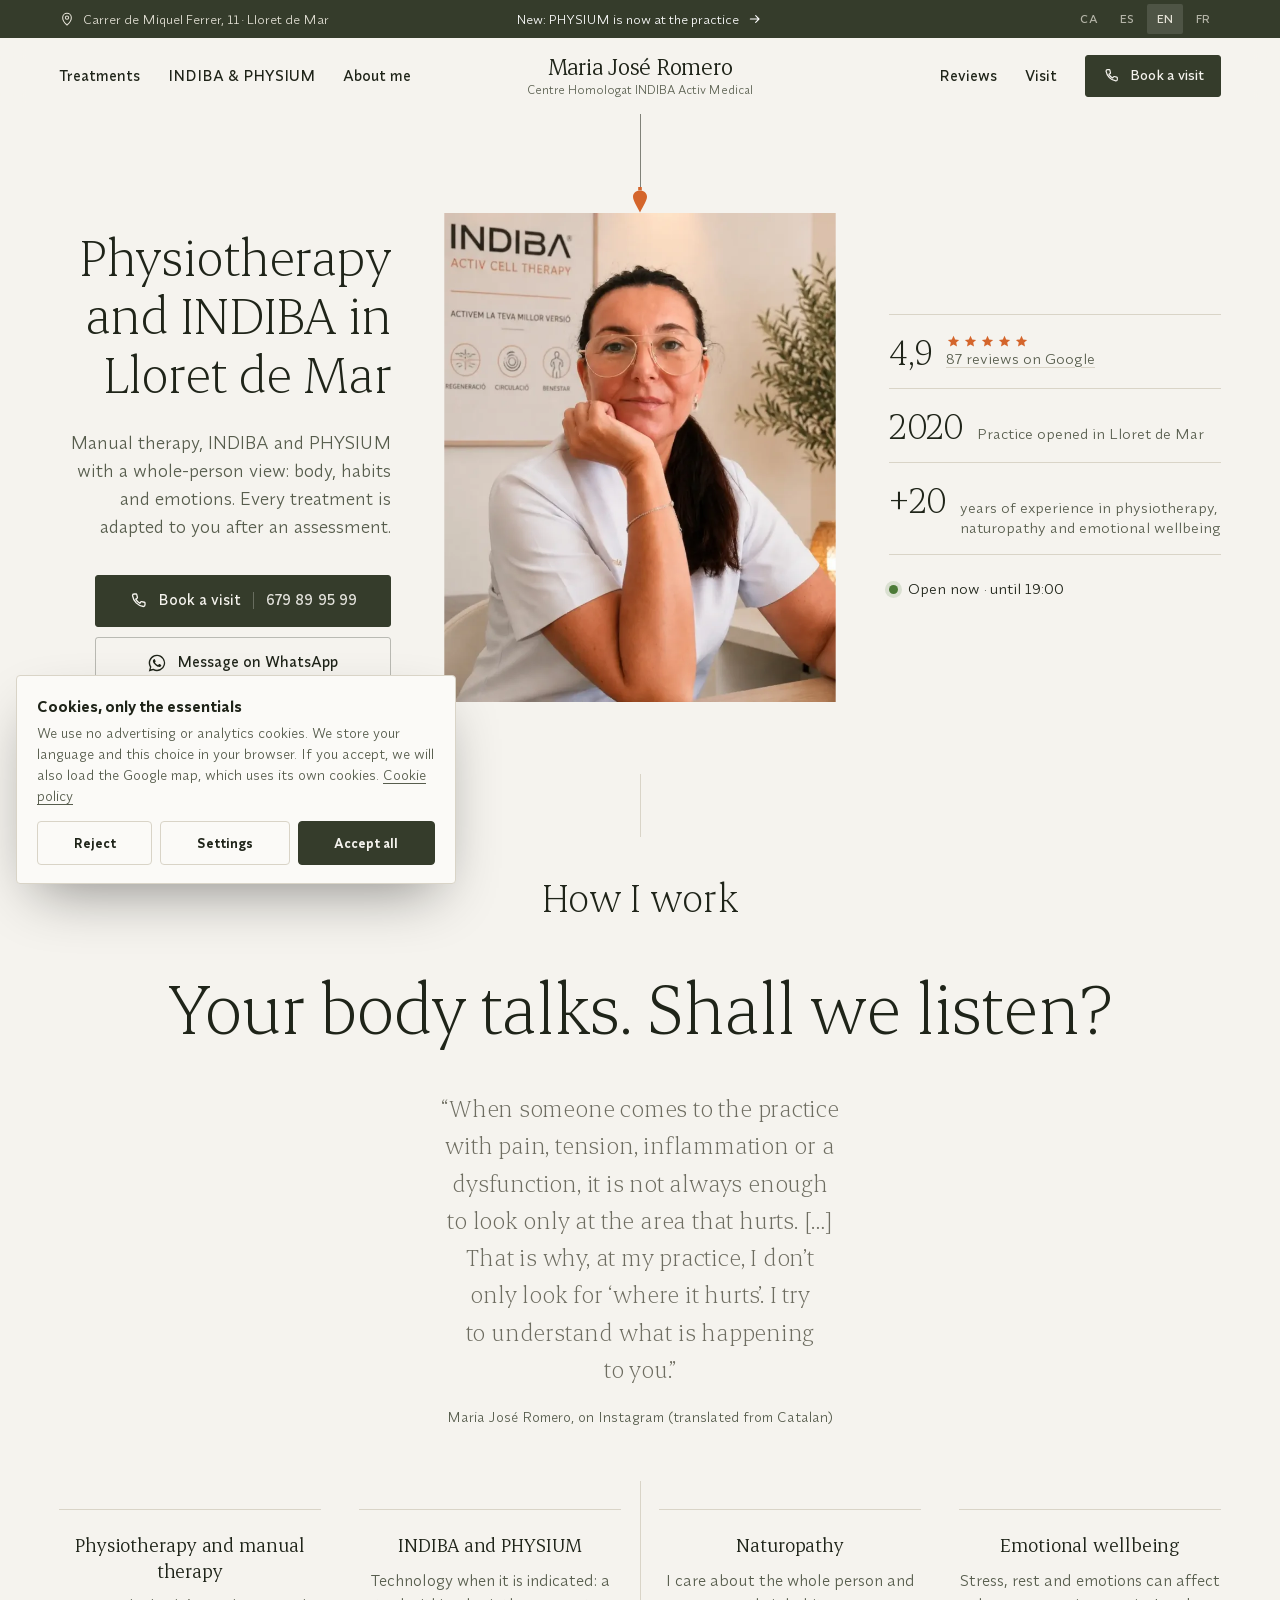
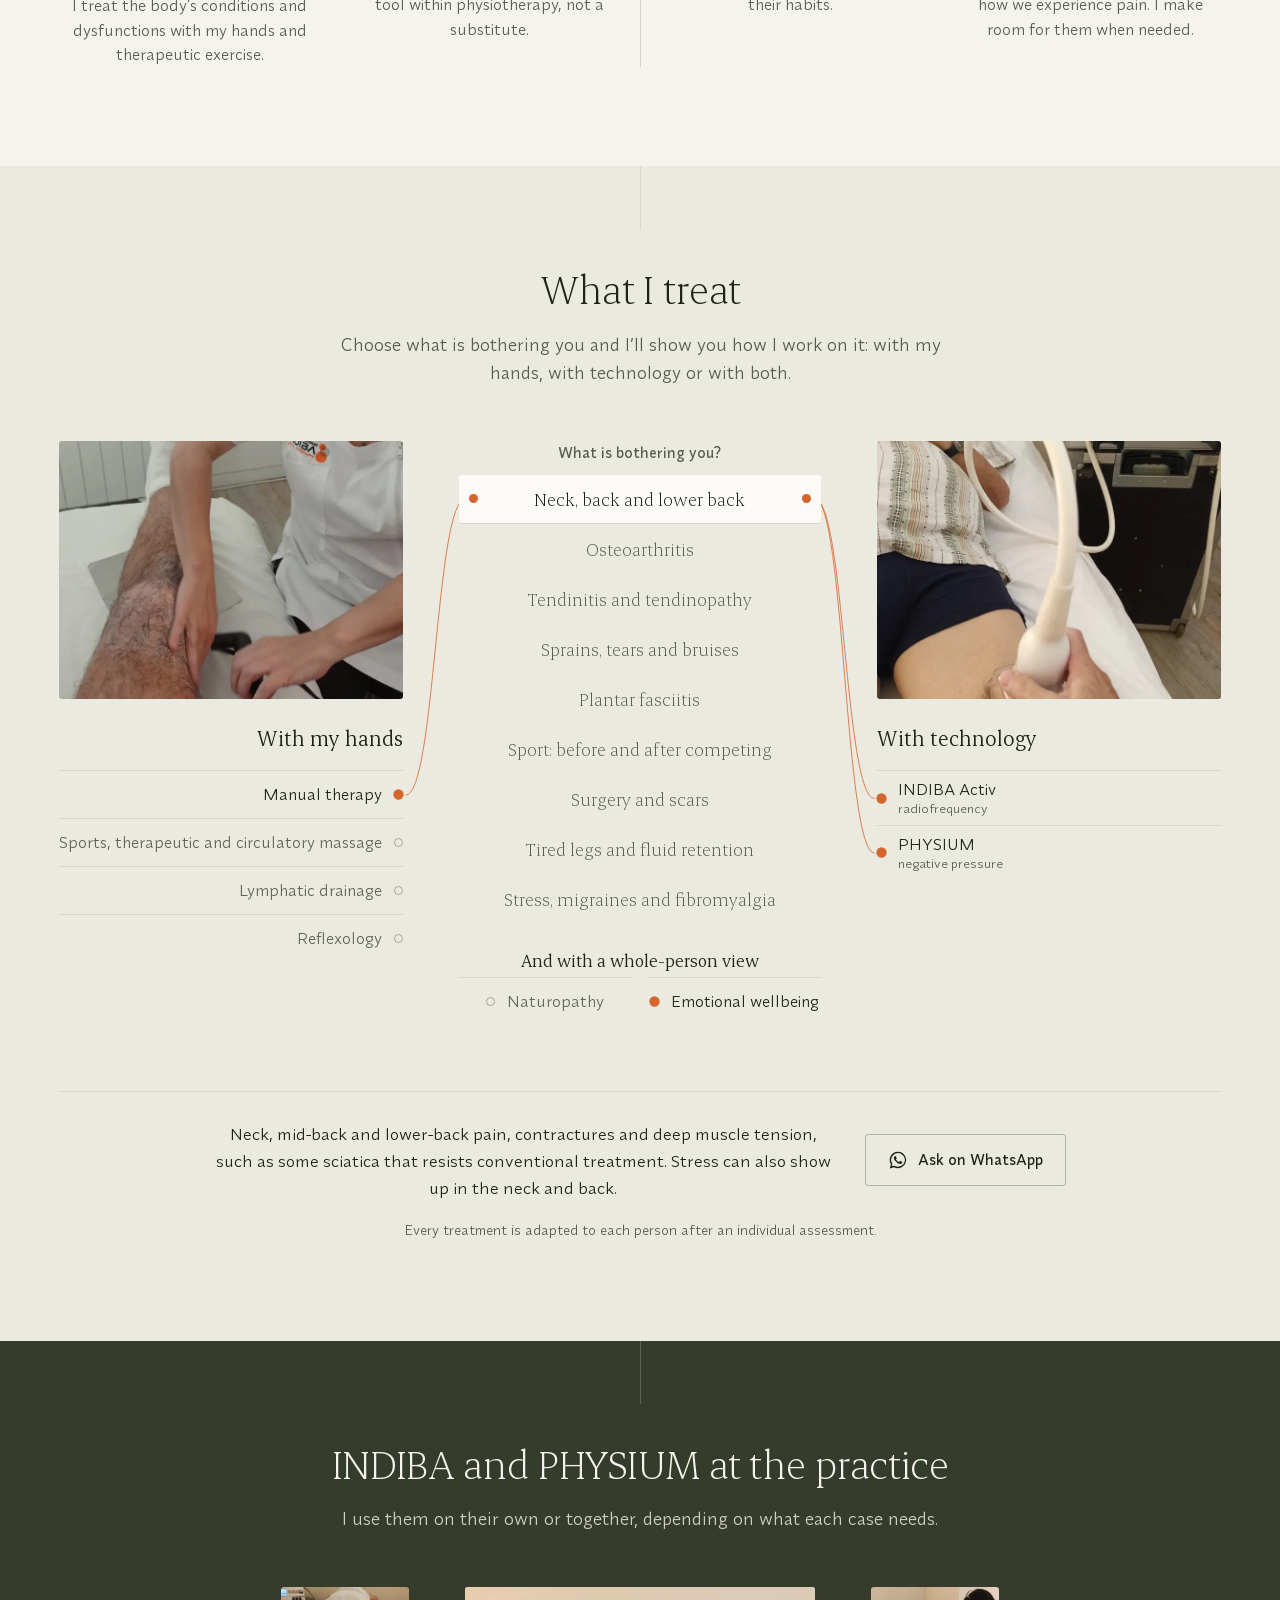
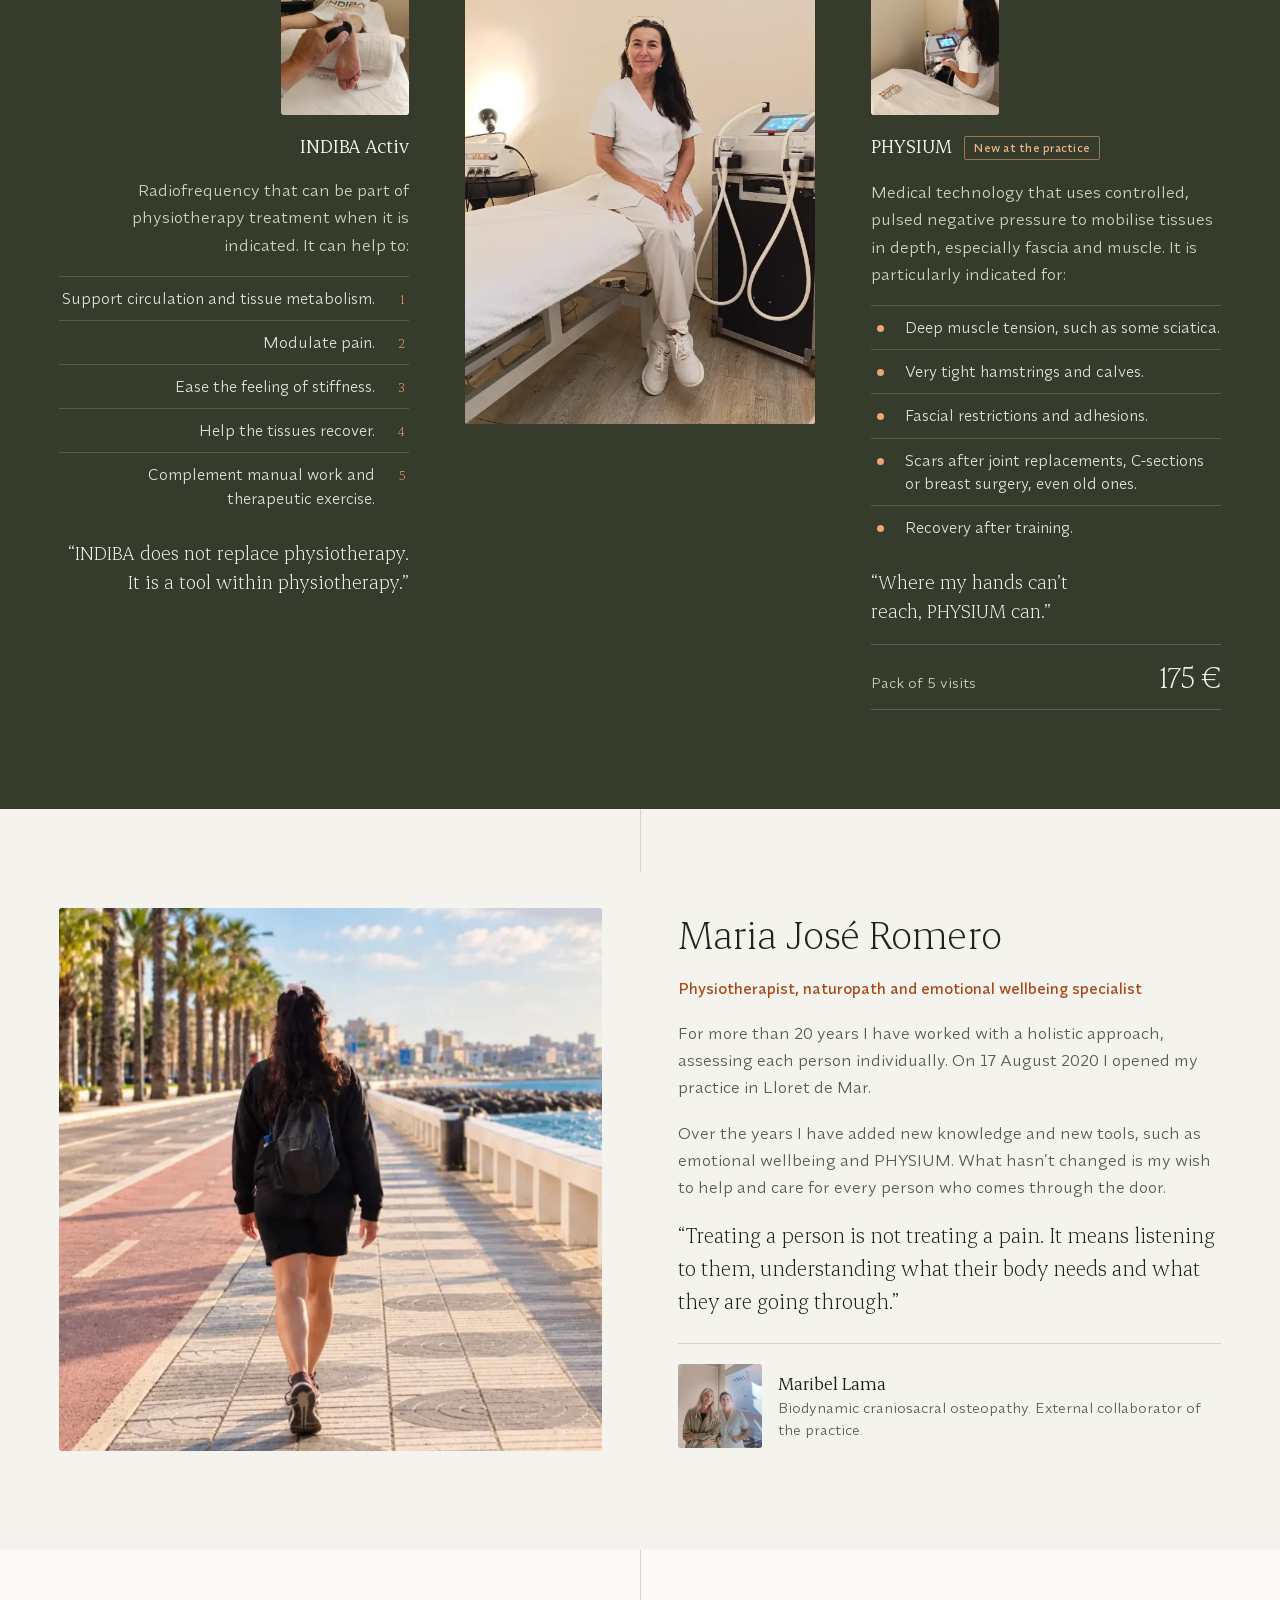
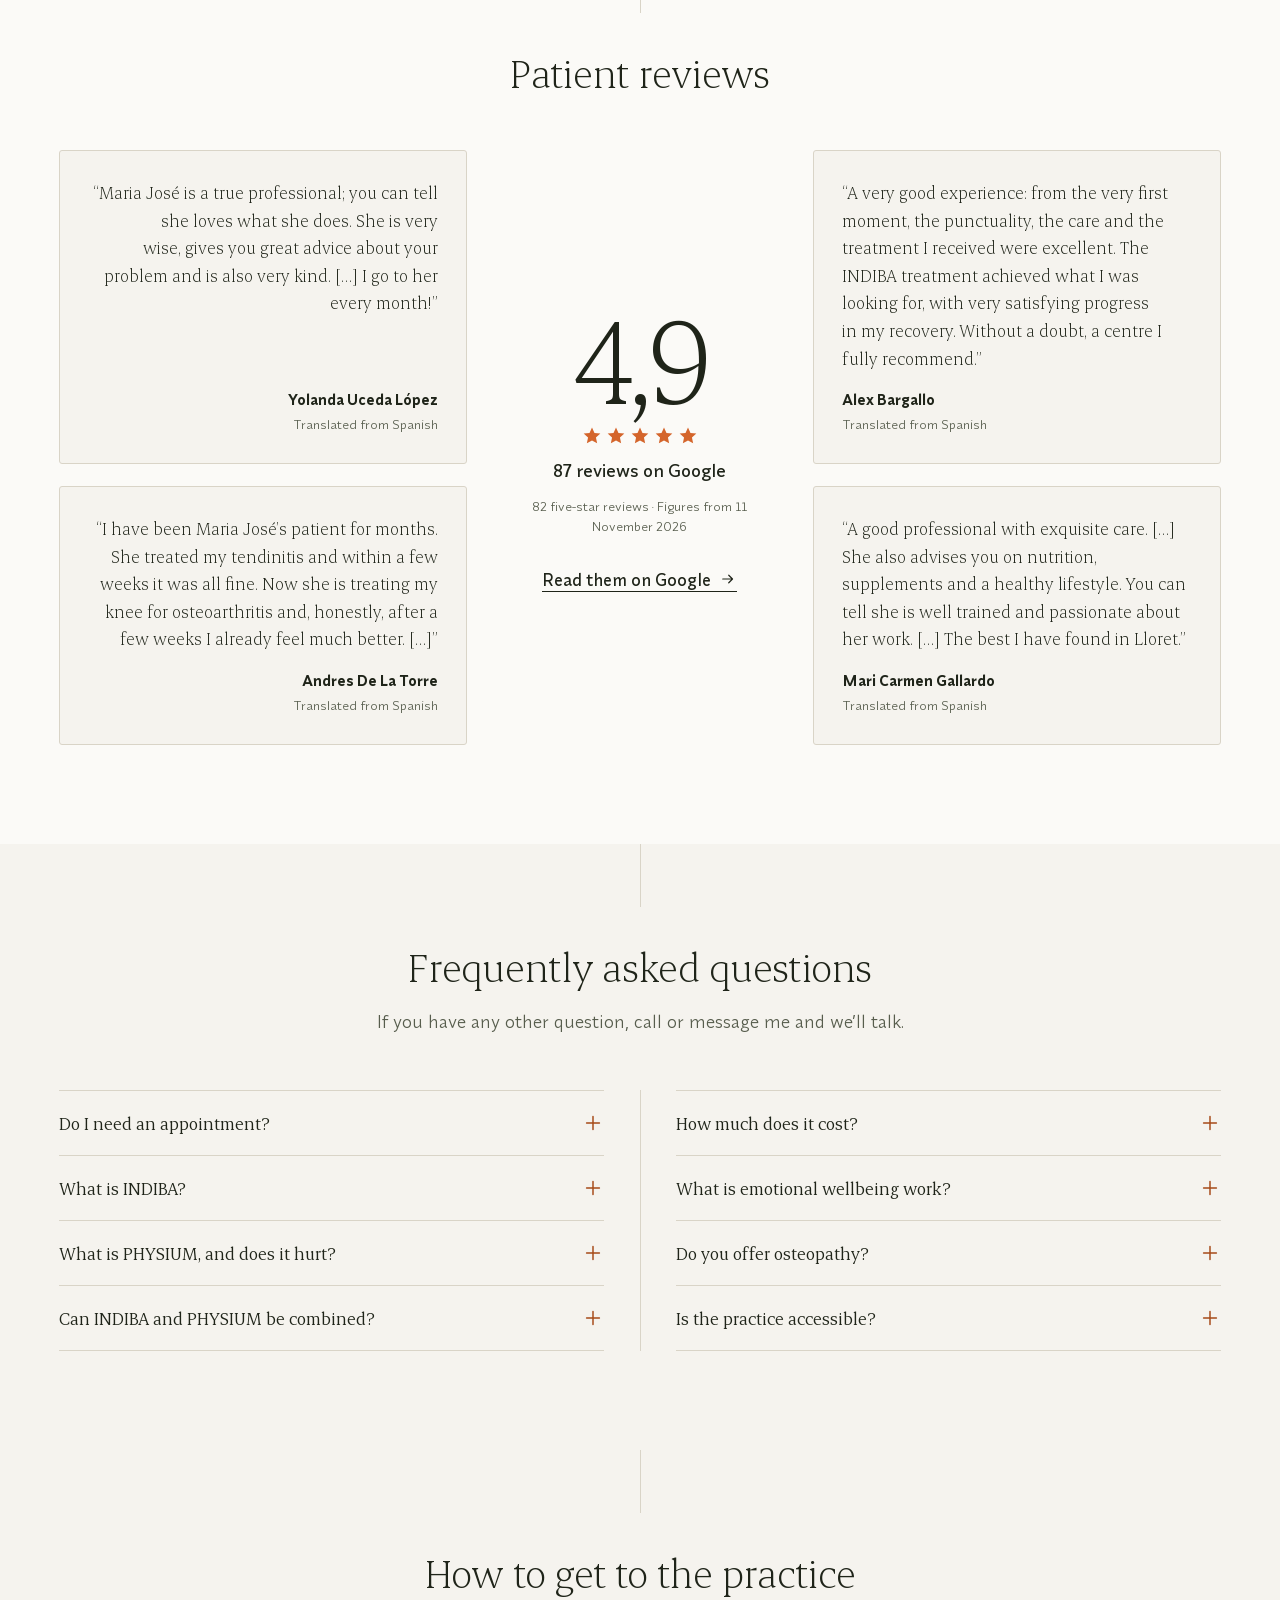
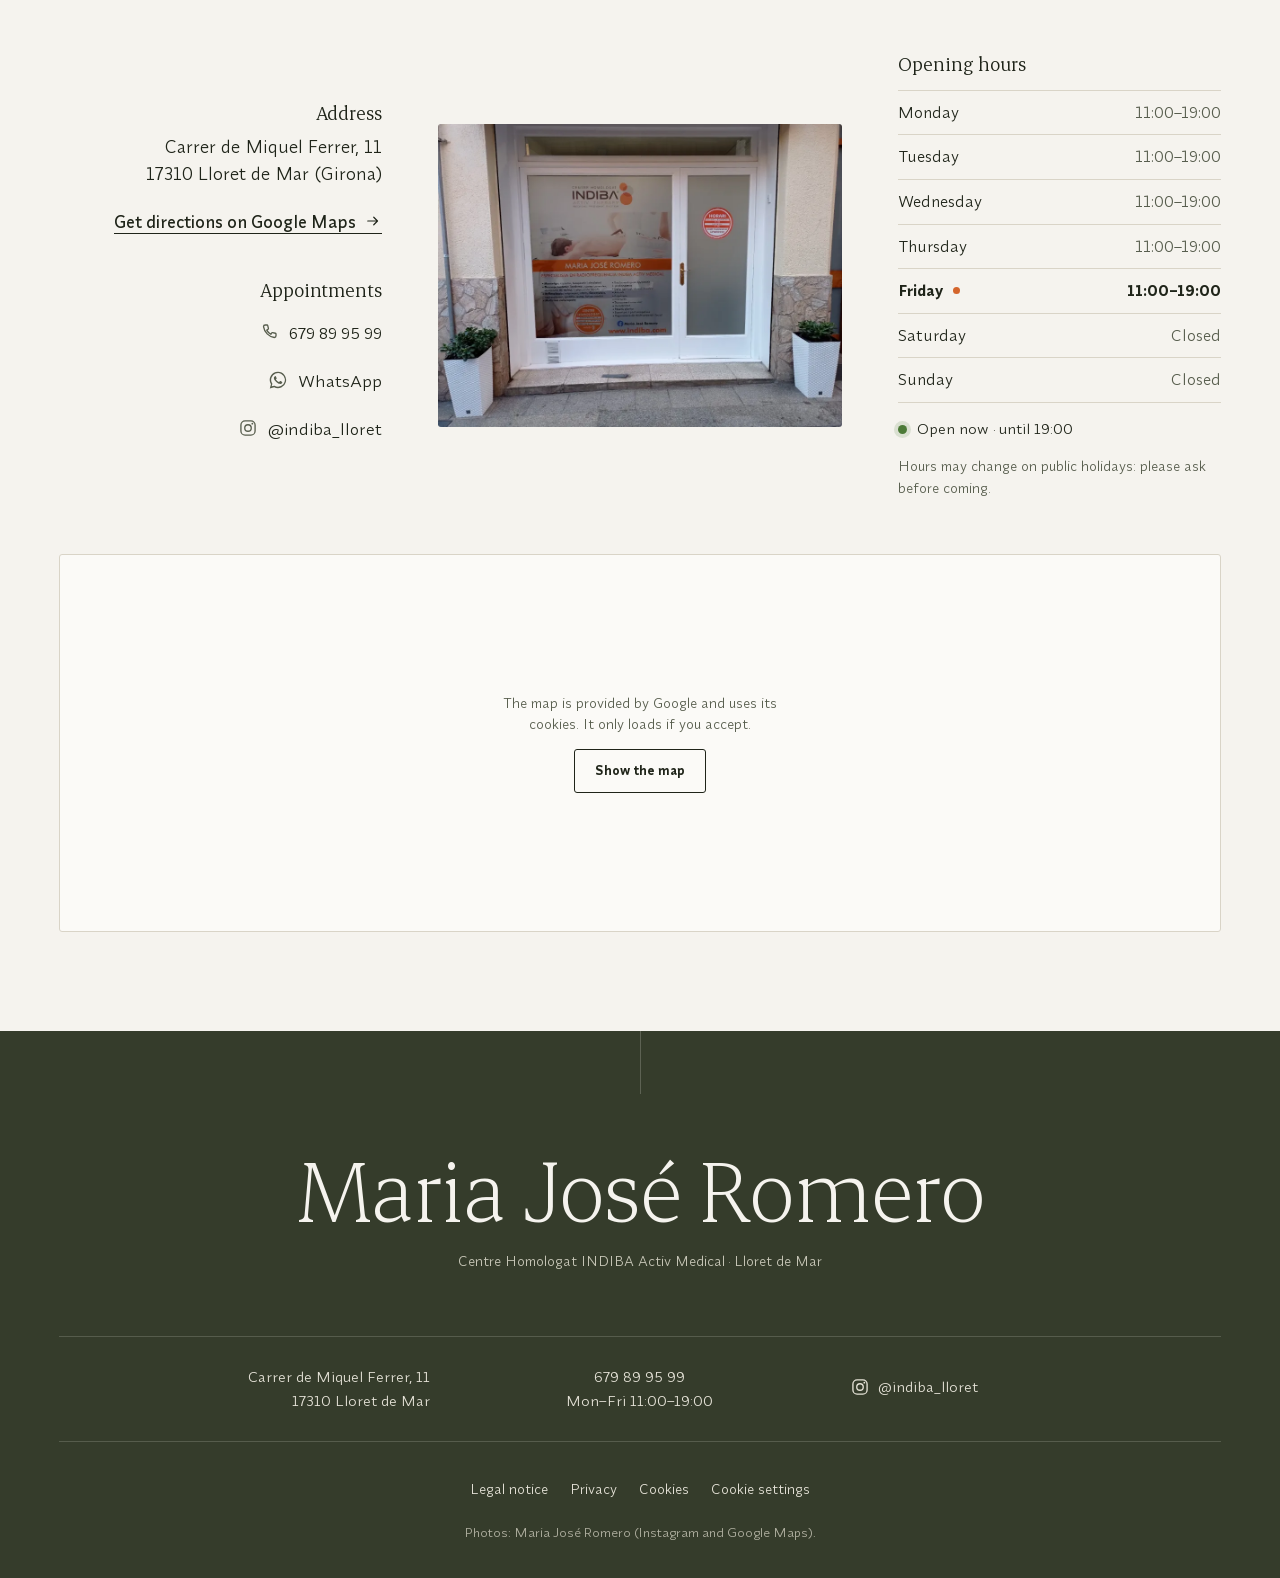
<file: index.html>
<!doctype html>
<html lang="ca">
<head>
<meta charset="utf-8">
<meta name="viewport" content="width=device-width, initial-scale=1, viewport-fit=cover">
<title>Fisioteràpia i INDIBA a Lloret de Mar · Maria José Romero</title>
<meta name="description" content="Centre Homologat INDIBA Activ Medical a Lloret de Mar. Fisioteràpia i teràpia manual, INDIBA, PHYSIUM, naturopatia i gestió emocional amb Maria José Romero. Cita prèvia: 679 89 95 99.">
<meta name="theme-color" content="#f5f3ee">
<link rel="canonical" href="https://mariovalentinopavel.github.io/indiba-lloret/">
<link rel="icon" href="favicon.svg" type="image/svg+xml">
<link rel="apple-touch-icon" href="assets/apple-touch-icon.png">
<link rel="alternate" hreflang="ca" href="https://mariovalentinopavel.github.io/indiba-lloret/?lang=ca">
<link rel="alternate" hreflang="es" href="https://mariovalentinopavel.github.io/indiba-lloret/?lang=es">
<link rel="alternate" hreflang="en" href="https://mariovalentinopavel.github.io/indiba-lloret/?lang=en">
<link rel="alternate" hreflang="fr" href="https://mariovalentinopavel.github.io/indiba-lloret/?lang=fr">
<link rel="alternate" hreflang="x-default" href="https://mariovalentinopavel.github.io/indiba-lloret/">
<meta property="og:type" content="website">
<meta property="og:locale" content="ca_ES">
<meta property="og:title" content="Fisioteràpia i INDIBA a Lloret de Mar · Maria José Romero">
<meta property="og:description" content="Teràpia manual, INDIBA Activ i PHYSIUM amb una mirada global. Carrer de Miquel Ferrer, 11, Lloret de Mar. Cita prèvia: 679 89 95 99.">
<meta property="og:image" content="https://mariovalentinopavel.github.io/indiba-lloret/assets/img/og-1200.jpg">
<meta property="og:image:width" content="1200">
<meta property="og:image:height" content="630">
<meta name="twitter:card" content="summary_large_image">
<link rel="preload" as="image" type="image/webp" href="assets/img/retrat-1152.webp" imagesrcset="assets/img/retrat-720.webp 720w, assets/img/retrat-1152.webp 1152w" imagesizes="(max-width: 860px) 92vw, 30vw">
<link rel="preload" href="assets/fonts/erode-300-normal.woff2" as="font" type="font/woff2" crossorigin>
<link rel="preload" href="assets/fonts/synonym-400-normal.woff2" as="font" type="font/woff2" crossorigin>
<script>document.documentElement.classList.add('js');setTimeout(function(){document.documentElement.classList.add('ready')},2600)</script>
<link rel="stylesheet" href="css/fonts.css?v=1">
<link rel="stylesheet" href="css/style.css?v=1">
<link rel="stylesheet" href="css/legal.css?v=1">
<script type="application/ld+json">
{"@context":"https://schema.org","@type":"Physiotherapy","name":"Centre Homologat Indiba Activ Medical · Maria José Romero","description":"Fisioteràpia i teràpia manual, INDIBA Activ, PHYSIUM, naturopatia i gestió emocional a Lloret de Mar.","url":"https://mariovalentinopavel.github.io/indiba-lloret/","image":"https://mariovalentinopavel.github.io/indiba-lloret/assets/img/retrat-1152.webp","telephone":"+34 679 89 95 99","address":{"@type":"PostalAddress","streetAddress":"Carrer de Miquel Ferrer, 11","postalCode":"17310","addressLocality":"Lloret de Mar","addressRegion":"Girona","addressCountry":"ES"},"geo":{"@type":"GeoCoordinates","latitude":41.6999463,"longitude":2.8472023},"openingHoursSpecification":[{"@type":"OpeningHoursSpecification","dayOfWeek":["Monday","Tuesday","Wednesday","Thursday","Friday"],"opens":"11:00","closes":"19:00"}],"isAccessibleForFree":false,"sameAs":["https://www.instagram.com/indiba_lloret/"]}
</script>
</head>
<body>
<svg width="0" height="0" style="position:absolute" aria-hidden="true" focusable="false">
  <symbol id="i-arrow" viewBox="0 0 24 24"><path d="M5 12h13m-5-5 5 5-5 5" fill="none" stroke="currentColor" stroke-width="1.6" stroke-linecap="round" stroke-linejoin="round"/></symbol>
  <symbol id="i-tel" viewBox="0 0 24 24"><path d="M7.4 3.6h2.2c.4 0 .8.3.9.7l.8 3.4c.1.4-.1.8-.4 1l-1.6 1.1a11.5 11.5 0 0 0 4.9 4.9l1.1-1.6c.2-.3.6-.5 1-.4l3.4.8c.4.1.7.5.7.9v2.2c0 1.1-.9 2-2 2A15.6 15.6 0 0 1 5.4 5.6c0-1.1.9-2 2-2Z" fill="none" stroke="currentColor" stroke-width="1.6" stroke-linejoin="round"/></symbol>
  <symbol id="i-wa" viewBox="0 0 24 24"><path fill="currentColor" d="M12.04 2a9.9 9.9 0 0 0-8.5 15l-1.4 5.1 5.24-1.37A9.9 9.9 0 1 0 12.04 2Zm0 18.13a8.2 8.2 0 0 1-4.2-1.15l-.3-.18-3.1.82.83-3.03-.2-.31a8.23 8.23 0 1 1 6.97 3.85Zm4.52-6.16c-.25-.12-1.47-.72-1.7-.8-.23-.09-.39-.13-.56.12-.16.25-.64.8-.79.97-.14.16-.29.18-.54.06a6.73 6.73 0 0 1-1.98-1.22 7.43 7.43 0 0 1-1.37-1.7c-.14-.25 0-.38.11-.5.11-.12.25-.29.37-.44.13-.14.17-.25.25-.41.08-.17.04-.31-.02-.44-.06-.12-.56-1.34-.76-1.84-.2-.48-.4-.42-.56-.42h-.48a.92.92 0 0 0-.66.31 2.79 2.79 0 0 0-.87 2.07 4.84 4.84 0 0 0 1.02 2.57 11.1 11.1 0 0 0 4.24 3.75c.59.26 1.06.41 1.42.52.6.19 1.14.16 1.57.1.48-.07 1.47-.6 1.68-1.18.21-.58.21-1.08.14-1.18-.06-.1-.22-.17-.47-.29Z"/></symbol>
  <symbol id="i-ig" viewBox="0 0 24 24"><rect x="3.5" y="3.5" width="17" height="17" rx="5" fill="none" stroke="currentColor" stroke-width="1.6"/><circle cx="12" cy="12" r="3.9" fill="none" stroke="currentColor" stroke-width="1.6"/><circle cx="17.2" cy="6.8" r="1.1" fill="currentColor"/></symbol>
  <symbol id="i-pin" viewBox="0 0 24 24"><path d="M12 21s-6.5-5.6-6.5-11a6.5 6.5 0 0 1 13 0c0 5.4-6.5 11-6.5 11Z" fill="none" stroke="currentColor" stroke-width="1.6" stroke-linejoin="round"/><circle cx="12" cy="10" r="2.4" fill="none" stroke="currentColor" stroke-width="1.6"/></symbol>
  <symbol id="i-close" viewBox="0 0 24 24"><path d="M6 6l12 12M18 6 6 18" fill="none" stroke="currentColor" stroke-width="1.6" stroke-linecap="round"/></symbol>
  <symbol id="i-menu" viewBox="0 0 24 24"><path d="M4 9h16M4 15h16" fill="none" stroke="currentColor" stroke-width="1.6" stroke-linecap="round"/></symbol>
  <symbol id="i-plus" viewBox="0 0 24 24"><path d="M12 5v14M5 12h14" fill="none" stroke="currentColor" stroke-width="1.6" stroke-linecap="round"/></symbol>
  <symbol id="i-star" viewBox="0 0 24 24"><path fill="currentColor" d="m12 2.8 2.7 5.9 6.4.7-4.8 4.3 1.3 6.3L12 16.8 6.4 20l1.3-6.3L2.9 9.4l6.4-.7Z"/></symbol>
  <symbol id="i-bob" viewBox="0 0 16 26"><path fill="currentColor" d="M6.2 0h3.6v3.2h-3.6Z"/><path fill="currentColor" d="M8 3.6c4 0 7 2.6 7 6.2 0 3.4-3.6 9.2-7 15.8C4.6 19 1 13.2 1 9.8 1 6.2 4 3.6 8 3.6Z"/></symbol>
</svg>

<a class="skip" href="#main" data-i18n="skip">Salta al contingut</a>

<div class="topbar">
  <div class="topbar-in">
    <p class="tb-l"><svg class="ic" aria-hidden="true"><use href="#i-pin"/></svg><span>Carrer de Miquel Ferrer, 11 · Lloret de Mar</span></p>
    <a class="tb-c" href="#tecnologia"><span data-i18n="news">Novetat: PHYSIUM ja és a la consulta</span><svg class="ic" aria-hidden="true"><use href="#i-arrow"/></svg></a>
    <div class="langs tb-r" role="group" aria-label="Idioma" data-i18n-attr="aria-label:langL"><button type="button" data-lang="ca">CA</button><button type="button" data-lang="es">ES</button><button type="button" data-lang="en">EN</button><button type="button" data-lang="fr">FR</button></div>
  </div>
</div>

<header class="head" id="head">
  <button class="menu-btn" type="button" aria-expanded="false" aria-controls="menu"><svg class="ic" aria-hidden="true"><use href="#i-menu"/></svg><span class="sr" data-i18n="menuOpen">Obre el menú</span></button>
  <nav class="nav nav-l" aria-label="Seccions" data-i18n-attr="aria-label:navL">
    <a href="#tractaments" data-i18n="n1">Tractaments</a>
    <a href="#tecnologia" data-i18n="n2">INDIBA i PHYSIUM</a>
    <a href="#sobre-mi" data-i18n="n3">Sobre mi</a>
  </nav>
  <a class="brand" href="#inici" aria-label="Maria José Romero, inici" data-i18n-attr="aria-label:brandL">
    <span class="brand-n">Maria José Romero</span>
    <span class="brand-s">Centre Homologat INDIBA Activ Medical</span>
  </a>
  <div class="nav nav-r">
    <a href="#opinions" data-i18n="n4">Opinions</a>
    <a href="#visita" data-i18n="n5">Visita</a>
    <a class="btn btn-main btn-s" href="tel:+34679899599"><svg class="ic" aria-hidden="true"><use href="#i-tel"/></svg><span data-i18n="cta">Demana hora</span></a>
  </div>
  <a class="call-btn" href="tel:+34679899599"><svg class="ic" aria-hidden="true"><use href="#i-tel"/></svg><span class="sr" data-i18n="callL">Truca al 679 89 95 99</span></a>
</header>

<div class="menu" id="menu" hidden>
  <nav class="menu-in" aria-label="Menú" data-i18n-attr="aria-label:menuL">
    <a href="#tractaments" data-i18n="n1">Tractaments</a>
    <a href="#tecnologia" data-i18n="n2">INDIBA i PHYSIUM</a>
    <a href="#sobre-mi" data-i18n="n3">Sobre mi</a>
    <a href="#opinions" data-i18n="n4">Opinions</a>
    <a href="#preguntes" data-i18n="n6">Preguntes</a>
    <a href="#visita" data-i18n="n5">Visita</a>
  </nav>
  <div class="menu-foot">
    <p class="status js-status"><i class="dot" aria-hidden="true"></i><span class="js-status-t">Dl–dv 11:00–19:00</span></p>
    <div class="langs" role="group" aria-label="Idioma" data-i18n-attr="aria-label:langL"><button type="button" data-lang="ca">CA</button><button type="button" data-lang="es">ES</button><button type="button" data-lang="en">EN</button><button type="button" data-lang="fr">FR</button></div>
  </div>
</div>

<main id="main">

  <!-- PORTADA: la plomada baja desde el nombre hasta el retrato; texto a la izquierda y datos a la derecha, alineados hacia el eje -->
  <section class="hero" id="inici" aria-labelledby="h1">
    <div class="wrap hero-in">
      <div class="hero-l">
        <h1 class="h1" id="h1"><span class="ln" data-i18n="h1a">Fisioteràpia</span> <span class="ln" data-i18n="h1b">i INDIBA a</span> <span class="ln" data-i18n="h1c">Lloret de Mar</span></h1>
        <p class="lead" data-i18n="lead">Teràpia manual, INDIBA i PHYSIUM amb una mirada global: cos, hàbits i emocions. Cada tractament s’adapta a tu després d’una valoració.</p>
        <div class="cta">
          <a class="btn btn-main" href="tel:+34679899599"><svg class="ic" aria-hidden="true"><use href="#i-tel"/></svg><span data-i18n="cta">Demana hora</span><span class="btn-num">679 89 95 99</span></a>
          <a class="btn btn-line js-wa" href="https://wa.me/34679899599" target="_blank" rel="noopener"><svg class="ic" aria-hidden="true"><use href="#i-wa"/></svg><span data-i18n="wa">Escriu per WhatsApp</span></a>
        </div>
      </div>
      <div class="hero-c">
        <span class="plumb" aria-hidden="true"><i class="plumb-l"></i><svg class="plumb-b"><use href="#i-bob"/></svg></span>
        <figure class="portrait">
          <img src="assets/img/retrat-1152.webp" srcset="assets/img/retrat-720.webp 720w, assets/img/retrat-1152.webp 1152w" sizes="(max-width: 860px) 92vw, 30vw" width="1152" height="1440" fetchpriority="high" decoding="async" alt="Maria José Romero a la seva consulta de Lloret de Mar, amb el pòster d’INDIBA i una olivera" data-i18n-attr="alt:a_retrat">
        </figure>
      </div>
      <div class="hero-r">
        <ul class="facts">
          <li><a class="fact" href="#opinions"><b class="num">4,9</b><span class="stars" aria-hidden="true"><svg><use href="#i-star"/></svg><svg><use href="#i-star"/></svg><svg><use href="#i-star"/></svg><svg><use href="#i-star"/></svg><svg><use href="#i-star"/></svg></span><span class="fact-t" data-i18n="f1">87 opinions a Google</span></a></li>
          <li><span class="fact"><b class="num">2020</b><span class="fact-t" data-i18n="f2">Consulta oberta a Lloret de Mar</span></span></li>
          <li><span class="fact"><b class="num">+20</b><span class="fact-t" data-i18n="f3">anys d’experiència<span class="f-x"> en fisioteràpia, naturopatia i gestió emocional</span></span></span></li>
        </ul>
        <p class="status js-status"><i class="dot" aria-hidden="true"></i><span class="js-status-t" data-i18n="hoursShort">Dl–dv 11:00–19:00</span></p>
      </div>
    </div>
  </section>

  <!-- COM TREBALLO: moment tipogràfic (les paraules s'encenen en baixar) + quatre pilars a banda i banda de l'eix -->
  <section class="sec how" id="com-treballo" aria-labelledby="h-how">
    <div class="wrap">
      <h2 class="h2 c" id="h-how" data-i18n="howH">Com treballo</h2>
      <p class="brand-line c" data-i18n="howBrand">El cos parla. L’escoltem?</p>
      <blockquote class="how-q">
        <p class="js-hl" data-i18n="howQ">«Quan una persona arriba a consulta amb dolor, tensió, inflamació o una disfunció, no sempre n’hi ha prou amb mirar només la zona que fa mal. […] Per això, a la meva consulta no busco només “on et fa mal”. Busco entendre què està passant amb tu.»</p>
        <footer class="how-by" data-i18n="howBy">Maria José Romero, a Instagram</footer>
      </blockquote>
      <ul class="pillars">
        <li><h3 class="h3" data-i18n="p1h">Fisioteràpia i teràpia manual</h3><p data-i18n="p1">Treballo les patologies i disfuncions del cos amb les mans i l’exercici terapèutic.</p></li>
        <li><h3 class="h3" data-i18n="p2h">INDIBA i PHYSIUM</h3><p data-i18n="p2">Tecnologia quan està indicada: una eina dins de la fisioteràpia, no un substitut.</p></li>
        <li><h3 class="h3" data-i18n="p3h">Naturopatia</h3><p data-i18n="p3">M’interessa la persona en el seu conjunt i els seus hàbits.</p></li>
        <li><h3 class="h3" data-i18n="p4h">Gestió emocional</h3><p data-i18n="p4">L’estrès, el descans i les emocions poden influir en com vivim el dolor. Hi dono espai quan cal.</p></li>
      </ul>
    </div>
  </section>

  <!-- QUÈ TRACTO: a l'eix, el que et passa; a l'esquerra, el que es fa amb les mans; a la dreta, la tecnologia -->
  <section class="sec treat" id="tractaments" aria-labelledby="h-treat">
    <div class="wrap">
      <h2 class="h2 c" id="h-treat" data-i18n="trH">Què tracto</h2>
      <p class="sub c" data-i18n="trP">Tria el que et passa i et mostro amb què ho treballo: amb les mans, amb tecnologia o amb totes dues.</p>
      <div class="ex" data-ex>
        <div class="ex-side ex-l">
          <figure class="ph ex-ph"><img src="assets/img/mans-720.webp" srcset="assets/img/mans-720.webp 720w, assets/img/mans-1100.webp 1100w" sizes="(max-width: 1100px) 45vw, 24vw" width="1100" height="850" loading="lazy" decoding="async" alt="La Maria José tractant un genoll amb les mans i el capçal d’INDIBA" data-i18n-attr="alt:a_mans"></figure>
          <h3 class="ex-h" data-i18n="exL">Amb les mans</h3>
          <ul class="ex-list">
            <li data-k="manual"><span class="dot" aria-hidden="true"></span><span data-i18n="k_manual">Teràpia manual</span></li>
            <li data-k="massatge"><span class="dot" aria-hidden="true"></span><span data-i18n="k_massatge">Massatge esportiu, terapèutic i circulatori</span></li>
            <li data-k="drenatge"><span class="dot" aria-hidden="true"></span><span data-i18n="k_drenatge">Drenatge limfàtic</span></li>
            <li data-k="reflex"><span class="dot" aria-hidden="true"></span><span data-i18n="k_reflex">Reflexologia</span></li>
          </ul>
        </div>
        <div class="ex-mid">
          <p class="ex-ask" id="ex-ask" data-i18n="exAsk">Què et passa?</p>
          <div class="ex-opts" role="radiogroup" aria-labelledby="ex-ask">
            <button type="button" role="radio" aria-checked="true" tabindex="0" data-c="esquena" data-i18n="c_esquena">Coll, esquena i lumbar</button>
            <button type="button" role="radio" aria-checked="false" tabindex="-1" data-c="artrosi" data-i18n="c_artrosi">Artrosi</button>
            <button type="button" role="radio" aria-checked="false" tabindex="-1" data-c="tendons" data-i18n="c_tendons">Tendinitis i tendinopaties</button>
            <button type="button" role="radio" aria-checked="false" tabindex="-1" data-c="lesions" data-i18n="c_lesions">Esquinços, trencaments i cops</button>
            <button type="button" role="radio" aria-checked="false" tabindex="-1" data-c="fascitis" data-i18n="c_fascitis">Fascitis plantar</button>
            <button type="button" role="radio" aria-checked="false" tabindex="-1" data-c="esport" data-i18n="c_esport">Esport: abans i després de competir</button>
            <button type="button" role="radio" aria-checked="false" tabindex="-1" data-c="operacions" data-i18n="c_operacions">Operacions i cicatrius</button>
            <button type="button" role="radio" aria-checked="false" tabindex="-1" data-c="cames" data-i18n="c_cames">Cames cansades i retenció</button>
            <button type="button" role="radio" aria-checked="false" tabindex="-1" data-c="estres" data-i18n="c_estres">Estrès, migranyes i fibromiàlgia</button>
          </div>
          <div class="ex-global">
            <h3 class="ex-h ex-hg" data-i18n="exG">I amb una mirada global</h3>
            <ul class="ex-list ex-list-g">
              <li data-k="naturo"><span class="dot" aria-hidden="true"></span><span data-i18n="k_naturo">Naturopatia</span></li>
              <li data-k="emocio"><span class="dot" aria-hidden="true"></span><span data-i18n="k_emocio">Gestió emocional</span></li>
            </ul>
          </div>
        </div>
        <div class="ex-side ex-r">
          <figure class="ph ex-ph"><img src="assets/img/physium-cuixa-720.webp" srcset="assets/img/physium-cuixa-720.webp 720w, assets/img/physium-cuixa-1152.webp 1152w" sizes="(max-width: 1100px) 45vw, 24vw" width="1152" height="1440" loading="lazy" decoding="async" alt="El capçal de PHYSIUM sobre la cuixa d’un pacient" data-i18n-attr="alt:a_physiumCuixa"></figure>
          <h3 class="ex-h" data-i18n="exR">Amb tecnologia</h3>
          <ul class="ex-list">
            <li data-k="indiba"><span class="dot" aria-hidden="true"></span><span>INDIBA Activ <small data-i18n="k_indiba">radiofreqüència</small></span></li>
            <li data-k="physium"><span class="dot" aria-hidden="true"></span><span>PHYSIUM <small data-i18n="k_physium">pressió negativa</small></span></li>
          </ul>
        </div>
        <svg class="ex-lines" aria-hidden="true" focusable="false"></svg>
        <div class="ex-out">
          <p class="ex-txt js-ex-txt" aria-live="polite">Dolor cervical, dorsal i lumbar, contractures i tensions musculars profundes, com algunes ciàtiques que es resisteixen als tractaments convencionals. L’estrès també es pot notar al coll i a l’esquena.</p>
          <a class="btn btn-line js-ex-wa" href="https://wa.me/34679899599" target="_blank" rel="noopener"><svg class="ic" aria-hidden="true"><use href="#i-wa"/></svg><span data-i18n="exWa">Pregunta-ho per WhatsApp</span></a>
        </div>
      </div>
      <p class="ex-note c" data-i18n="exNote">Cada tractament s’adapta a cada persona després d’una valoració individualitzada.</p>
    </div>
  </section>

  <!-- INDIBA I PHYSIUM: a la foto, INDIBA queda a l'esquerra i PHYSIUM a la dreta; el text de cada una, al seu costat -->
  <section class="sec tech dark" id="tecnologia" aria-labelledby="h-tech">
    <div class="wrap">
      <h2 class="h2 c" id="h-tech" data-i18n="teH">INDIBA i PHYSIUM a la consulta</h2>
      <p class="sub c" data-i18n="teP">Les faig servir soles o combinades, segons el que necessiti cada cas.</p>
      <div class="tech-grid">
        <article class="tech-col tech-l" aria-labelledby="h-indiba">
          <figure class="ph tech-ph"><img src="assets/img/indiba-peu-720.webp" width="720" height="720" loading="lazy" decoding="async" alt="Tractament amb INDIBA a la planta del peu" data-i18n-attr="alt:a_indibaPeu"></figure>
          <h3 class="h3" id="h-indiba">INDIBA Activ</h3>
          <p data-i18n="inP">Radiofreqüència que pot formar part del tractament de fisioteràpia quan està indicada. Pot ajudar a:</p>
          <ol class="tech-list">
            <li data-i18n="in1">Afavorir la circulació i el metabolisme dels teixits.</li>
            <li data-i18n="in2">Modular el dolor.</li>
            <li data-i18n="in3">Disminuir la sensació de rigidesa.</li>
            <li data-i18n="in4">Facilitar la recuperació dels teixits.</li>
            <li data-i18n="in5">Complementar el treball manual i l’exercici terapèutic.</li>
          </ol>
          <p class="tech-q" data-i18n="inQ">«INDIBA no substitueix la fisioteràpia. És una eina dins de la fisioteràpia.»</p>
        </article>
        <figure class="ph tech-c"><img src="assets/img/consulta-720.webp" srcset="assets/img/consulta-720.webp 720w, assets/img/consulta-1200.webp 1200w" sizes="(max-width: 1100px) 92vw, 30vw" width="1200" height="1200" loading="lazy" decoding="async" alt="La Maria José asseguda a la llitera, entre l’equip d’INDIBA, a l’esquerra, i el de PHYSIUM, a la dreta" data-i18n-attr="alt:a_consulta"></figure>
        <article class="tech-col tech-r" aria-labelledby="h-physium">
          <figure class="ph tech-ph"><img src="assets/img/physium-720.webp" width="720" height="720" loading="lazy" decoding="async" alt="La Maria José fent servir PHYSIUM al costat de la llitera" data-i18n-attr="alt:a_physium"></figure>
          <h3 class="h3" id="h-physium">PHYSIUM <span class="tag" data-i18n="phTag">Nou a la consulta</span></h3>
          <p data-i18n="phP">Tecnologia mèdica que fa servir la pressió negativa pulsada i controlada per mobilitzar els teixits en profunditat, sobretot la fàscia i la musculatura. És especialment indicada per a:</p>
          <ul class="tech-list">
            <li data-i18n="ph1">Tensions musculars profundes, com algunes ciàtiques.</li>
            <li data-i18n="ph2">Isquiotibials i bessons amb molta tensió.</li>
            <li data-i18n="ph3">Restriccions fascials i adherències.</li>
            <li data-i18n="ph4">Cicatrius després de pròtesis, cesàries o operacions de pit, fins i tot antigues.</li>
            <li data-i18n="ph5">La recuperació després d’entrenar.</li>
          </ul>
          <p class="tech-q" data-i18n="phQ">«Allà on no arriben les meves mans, arriba PHYSIUM.»</p>
          <p class="price"><span data-i18n="price">Pack de 5 visites</span><b>175 €</b></p>
        </article>
      </div>
    </div>
  </section>

  <!-- SOBRE MI: foto i text a cada meitat de l'eix -->
  <section class="sec about" id="sobre-mi" aria-labelledby="h-about">
    <div class="wrap about-grid">
      <figure class="ph about-ph"><img src="assets/img/passeig-720.webp" srcset="assets/img/passeig-720.webp 720w, assets/img/passeig-1200.webp 1200w" sizes="(max-width: 860px) 92vw, 44vw" width="1200" height="1200" loading="lazy" decoding="async" alt="La Maria José d’esquena, caminant per un passeig vora el mar" data-i18n-attr="alt:a_passeig"></figure>
      <div class="about-txt">
        <h2 class="h2" id="h-about">Maria José Romero</h2>
        <p class="role" data-i18n="abRole">Fisioterapeuta, naturòpata i especialista en gestió emocional</p>
        <p data-i18n="ab1">Fa més de 20 anys que treballo amb una mirada holística, valorant cada persona de manera individual. El 17 d’agost del 2020 vaig obrir la meva consulta a Lloret de Mar.</p>
        <p data-i18n="ab2">Amb els anys he anat incorporant nous coneixements i noves eines, com la gestió emocional i PHYSIUM. El que no ha canviat són les ganes d’ajudar i cuidar cada persona que entra per la porta.</p>
        <blockquote class="about-q"><p data-i18n="abQ">«Tractar una persona no és tractar un dolor. És escoltar-la, entendre què necessita el seu cos i també què està vivint.»</p></blockquote>
        <div class="collab">
          <img src="assets/img/maribel-640.webp" width="640" height="640" loading="lazy" decoding="async" alt="Maribel Lama i Maria José Romero a la consulta" data-i18n-attr="alt:a_maribel">
          <p><b>Maribel Lama</b> <span data-i18n="coP">Osteopatia craneosacral biodinàmica. Col·laboradora externa de la consulta.</span></p>
        </div>
      </div>
    </div>
  </section>

  <!-- OPINIONS: la nota a l'eix, dues opinions a cada costat -->
  <section class="sec rev" id="opinions" aria-labelledby="h-rev">
    <div class="wrap">
      <h2 class="h2 c" id="h-rev" data-i18n="rvH">Opinions dels pacients</h2>
      <div class="rev-grid">
        <div class="rev-col">
          <figure class="rv">
            <blockquote><p data-i18n="r1">«Maria José és tota una professional, es nota que li agrada el que fa, té molta saviesa, t’aconsellarà molt bé sobre el teu problema i, a més, és molt agradable. […] Cada mes passo per les seves mans!»</p></blockquote>
            <figcaption><b>Yolanda Uceda López</b><span class="rv-t" data-i18n="tr">Traduïda del castellà</span></figcaption>
          </figure>
          <figure class="rv">
            <blockquote><p data-i18n="r2">«Soc pacient de la Maria José des de fa mesos. Em va tractar una tendinitis i en poques setmanes, tot molt bé. Ara em tracta el genoll per artrosi i, la veritat, en poques setmanes ja noto molta millora. […]»</p></blockquote>
            <figcaption><b>Andres De La Torre</b><span class="rv-t" data-i18n="tr">Traduïda del castellà</span></figcaption>
          </figure>
        </div>
        <div class="rev-score">
          <p class="score">4,9</p>
          <p class="stars stars-l" aria-hidden="true"><svg><use href="#i-star"/></svg><svg><use href="#i-star"/></svg><svg><use href="#i-star"/></svg><svg><use href="#i-star"/></svg><svg><use href="#i-star"/></svg></p>
          <p class="score-t" data-i18n="rvT">87 opinions a Google</p>
          <p class="score-s" data-i18n="rvS">82 de 5 estrelles · Dades de l’11 de novembre del 2026</p>
          <a class="link" href="https://www.google.com/maps/place/Centre+Homologat+Indiba+Activ+Medical/@41.6999463,2.8472023,17z/data=!4m6!3m5!1s0x12bb17f2f42a1935:0x656cb11f6718b817!8m2!3d41.6999463!4d2.8472023!16s%2Fg%2F11p5qj088d" target="_blank" rel="noopener"><span data-i18n="rvL">Llegeix-les a Google</span><svg class="ic" aria-hidden="true"><use href="#i-arrow"/></svg></a>
        </div>
        <div class="rev-col">
          <figure class="rv">
            <blockquote><p data-i18n="r3">«Molt bona experiència: des del primer moment, tant la puntualitat com l’atenció i el tracte rebut han estat excel·lents. El tractament INDIBA ha complert l’objectiu que buscava, una evolució molt satisfactòria en la recuperació. Sens dubte, un centre totalment recomanable.»</p></blockquote>
            <figcaption><b>Alex Bargallo</b><span class="rv-t" data-i18n="tr">Traduïda del castellà</span></figcaption>
          </figure>
          <figure class="rv">
            <blockquote><p data-i18n="r4">«Bona professional, tracte exquisit. […] A més, t’aconsella sobre alimentació, suplements i estil de vida saludable. Es nota que està ben preparada i que li apassiona la seva feina. […] El millor que he trobat a Lloret.»</p></blockquote>
            <figcaption><b>Mari Carmen Gallardo</b><span class="rv-t" data-i18n="tr">Traduïda del castellà</span></figcaption>
          </figure>
        </div>
      </div>
    </div>
  </section>

  <!-- PREGUNTES: quatre a cada banda de l'eix -->
  <section class="sec faq" id="preguntes" aria-labelledby="h-faq">
    <div class="wrap">
      <h2 class="h2 c" id="h-faq" data-i18n="fqH">Preguntes freqüents</h2>
      <p class="sub c" data-i18n="fqP">Si tens qualsevol altre dubte, truca’m o escriu-me i en parlem.</p>
      <div class="faq-cols">
        <div class="faq-list">
          <details class="qa"><summary><span data-i18n="q1">Cal demanar hora?</span><svg class="ic" aria-hidden="true"><use href="#i-plus"/></svg></summary><p data-i18n="a1">Sí, la consulta funciona amb cita prèvia. Truca al <a href="tel:+34679899599">679 89 95 99</a> o escriu-me per WhatsApp i busquem el dia que et vagi bé.</p></details>
          <details class="qa"><summary><span data-i18n="q2">Què és INDIBA?</span><svg class="ic" aria-hidden="true"><use href="#i-plus"/></svg></summary><p data-i18n="a2">És una radiofreqüència que faig servir dins del tractament de fisioteràpia quan està indicada: pot afavorir la circulació dels teixits, modular el dolor i facilitar-ne la recuperació. Soc centre homologat INDIBA Activ Medical.</p></details>
          <details class="qa"><summary><span data-i18n="q3">Què és PHYSIUM i fa mal?</span><svg class="ic" aria-hidden="true"><use href="#i-plus"/></svg></summary><p data-i18n="a3">És una tecnologia que treballa amb pressió negativa pulsada i controlada sobre la musculatura i la fàscia. No fa mal: el seu sistema de bombeig resulta molt agradable.</p></details>
          <details class="qa"><summary><span data-i18n="q4">Es poden combinar INDIBA i PHYSIUM?</span><svg class="ic" aria-hidden="true"><use href="#i-plus"/></svg></summary><p data-i18n="a4">Sí. PHYSIUM treballa les estructures més superficials, com la musculatura i la fàscia, i després es pot complementar amb INDIBA. Decideixo si cal només una de les dues o totes dues segons cada cas.</p></details>
        </div>
        <div class="faq-list">
          <details class="qa"><summary><span data-i18n="q5">Quant costa?</span><svg class="ic" aria-hidden="true"><use href="#i-plus"/></svg></summary><p data-i18n="a5">El pack de 5 visites de PHYSIUM costa 175 €. Per a la resta de tractaments, pregunta’m el preu per telèfon o per WhatsApp.</p></details>
          <details class="qa"><summary><span data-i18n="q6">Què és la gestió emocional?</span><svg class="ic" aria-hidden="true"><use href="#i-plus"/></svg></summary><p data-i18n="a6">El sistema nerviós, l’estrès, el descans i l’estat emocional poden influir en com percebem i vivim el dolor. Per això, quan cal, també dono espai a com estàs vivint el que et passa.</p></details>
          <details class="qa"><summary><span data-i18n="q7">Hi ha osteopatia?</span><svg class="ic" aria-hidden="true"><use href="#i-plus"/></svg></summary><p data-i18n="a7">Sí: la Maribel Lama, amb una àmplia trajectòria en osteopatia craneosacral biodinàmica, col·labora amb la consulta com a professional externa.</p></details>
          <details class="qa"><summary><span data-i18n="q8">La consulta és accessible?</span><svg class="ic" aria-hidden="true"><use href="#i-plus"/></svg></summary><p data-i18n="a8">Sí, té accés per a cadira de rodes i lavabo adaptat.</p></details>
        </div>
      </div>
    </div>
  </section>

  <!-- VISITA: contacte · porta de la consulta · horari, i el mapa a sota -->
  <section class="sec visit" id="visita" aria-labelledby="h-visit">
    <div class="wrap">
      <h2 class="h2 c" id="h-visit" data-i18n="viH">Com arribar a la consulta</h2>
      <div class="visit-grid">
        <div class="visit-l">
          <h3 class="h3" data-i18n="viAddr">Adreça</h3>
          <p class="addr">Carrer de Miquel Ferrer, 11<br>17310 Lloret de Mar (Girona)</p>
          <a class="link" href="https://www.google.com/maps/dir/?api=1&amp;destination=41.6999463%2C2.8472023" target="_blank" rel="noopener"><span data-i18n="viGo">Com arribar-hi amb Google Maps</span><svg class="ic" aria-hidden="true"><use href="#i-arrow"/></svg></a>
          <h3 class="h3" data-i18n="viCont">Cita prèvia</h3>
          <p class="contact">
            <a href="tel:+34679899599"><svg class="ic" aria-hidden="true"><use href="#i-tel"/></svg>679 89 95 99</a>
            <a class="js-wa" href="https://wa.me/34679899599" target="_blank" rel="noopener"><svg class="ic" aria-hidden="true"><use href="#i-wa"/></svg>WhatsApp</a>
            <a href="https://www.instagram.com/indiba_lloret/" target="_blank" rel="noopener"><svg class="ic" aria-hidden="true"><use href="#i-ig"/></svg>@indiba_lloret</a>
          </p>
        </div>
        <figure class="ph visit-ph"><img src="assets/img/facana-900.webp" srcset="assets/img/facana-900.webp 900w, assets/img/facana-1600.webp 1600w" sizes="(max-width: 860px) 92vw, 34vw" width="1600" height="1197" loading="lazy" decoding="async" alt="La porta de la consulta al carrer de Miquel Ferrer, amb el vinil de Centre Homologat INDIBA" data-i18n-attr="alt:a_facana"></figure>
        <div class="visit-r">
          <h3 class="h3" data-i18n="viHours">Horari</h3>
          <table class="hours">
            <caption class="sr" data-i18n="viHoursCap">Horari de la consulta</caption>
            <tbody>
              <tr data-d="1"><th scope="row" data-i18n="d1">Dilluns</th><td>11:00–19:00</td></tr>
              <tr data-d="2"><th scope="row" data-i18n="d2">Dimarts</th><td>11:00–19:00</td></tr>
              <tr data-d="3"><th scope="row" data-i18n="d3">Dimecres</th><td>11:00–19:00</td></tr>
              <tr data-d="4"><th scope="row" data-i18n="d4">Dijous</th><td>11:00–19:00</td></tr>
              <tr data-d="5"><th scope="row" data-i18n="d5">Divendres</th><td>11:00–19:00</td></tr>
              <tr data-d="6"><th scope="row" data-i18n="d6">Dissabte</th><td data-i18n="closed">Tancat</td></tr>
              <tr data-d="0"><th scope="row" data-i18n="d0">Diumenge</th><td data-i18n="closed">Tancat</td></tr>
            </tbody>
          </table>
          <p class="status js-status"><i class="dot" aria-hidden="true"></i><span class="js-status-t" data-i18n="hoursShort">Dl–dv 11:00–19:00</span></p>
          <p class="note" data-i18n="viHol">Els festius poden canviar: pregunta-ho abans de venir.</p>
        </div>
      </div>
      <div class="cc-map map" data-src="https://www.google.com/maps?q=Centre%20Homologat%20Indiba%20Activ%20Medical%2C%20Carrer%20de%20Miquel%20Ferrer%2C%2011%2C%2017310%20Lloret%20de%20Mar&amp;z=17&amp;output=embed" data-title="Centre Homologat Indiba Activ Medical a Google Maps"></div>
    </div>
  </section>
</main>

<footer class="foot">
  <div class="wrap">
    <p class="foot-name">Maria José Romero</p>
    <p class="foot-s">Centre Homologat INDIBA Activ Medical · Lloret de Mar</p>
    <div class="foot-grid">
      <p class="foot-c">Carrer de Miquel Ferrer, 11<br>17310 Lloret de Mar</p>
      <p class="foot-c foot-mid"><a href="tel:+34679899599">679 89 95 99</a><br><span data-i18n="hoursShort">Dl–dv 11:00–19:00</span></p>
      <p class="foot-c foot-r"><a href="https://www.instagram.com/indiba_lloret/" target="_blank" rel="noopener"><svg class="ic" aria-hidden="true"><use href="#i-ig"/></svg>@indiba_lloret</a></p>
    </div>
    <nav class="foot-legal" aria-label="Informació legal" data-i18n-attr="aria-label:legalL">
      <a href="aviso-legal.html" data-i18n="lg1">Avís legal</a>
      <a href="privacidad.html" data-i18n="lg2">Privacitat</a>
      <a href="cookies.html" data-i18n="lg3">Galetes</a>
      <button type="button" data-cookies-open data-i18n="lg4">Configura les galetes</button>
    </nav>
    <p class="foot-credit" data-i18n="credit">Fotografies: Maria José Romero (Instagram i Google Maps).</p>
  </div>
</footer>

<div class="phonebar" aria-hidden="true">
  <a class="btn btn-main" href="tel:+34679899599" tabindex="-1"><svg class="ic" aria-hidden="true"><use href="#i-tel"/></svg><span data-i18n="cta">Demana hora</span></a>
  <a class="btn btn-line js-wa" href="https://wa.me/34679899599" target="_blank" rel="noopener" tabindex="-1"><svg class="ic" aria-hidden="true"><use href="#i-wa"/></svg><span>WhatsApp</span></a>
</div>

<script src="js/lang.js?v=1"></script>
<script src="js/data.js?v=1"></script>
<script src="js/i18n.js?v=1" data-site="indiballoret"></script>
<script src="js/main.js?v=1"></script>
<script src="js/consent.js?v=1" data-site="indiballoret"></script>
</body>
</html>
</file>
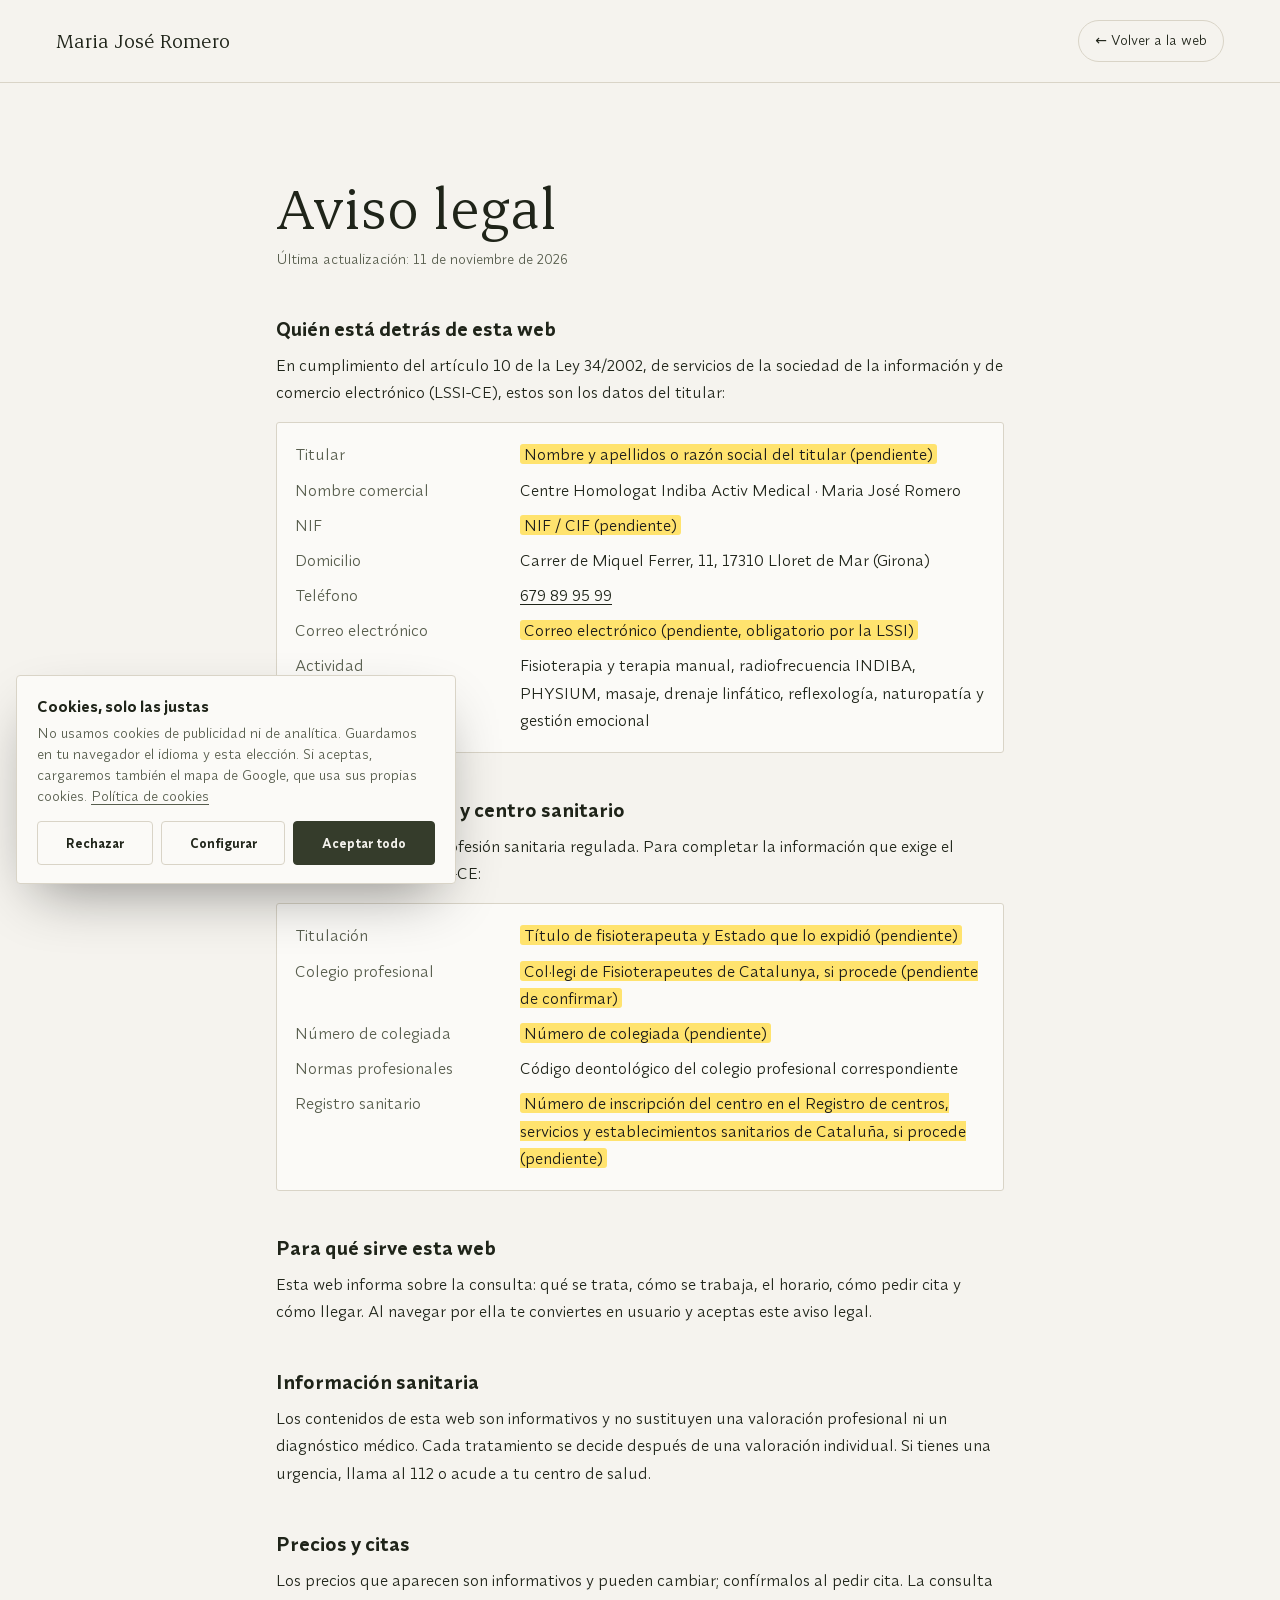
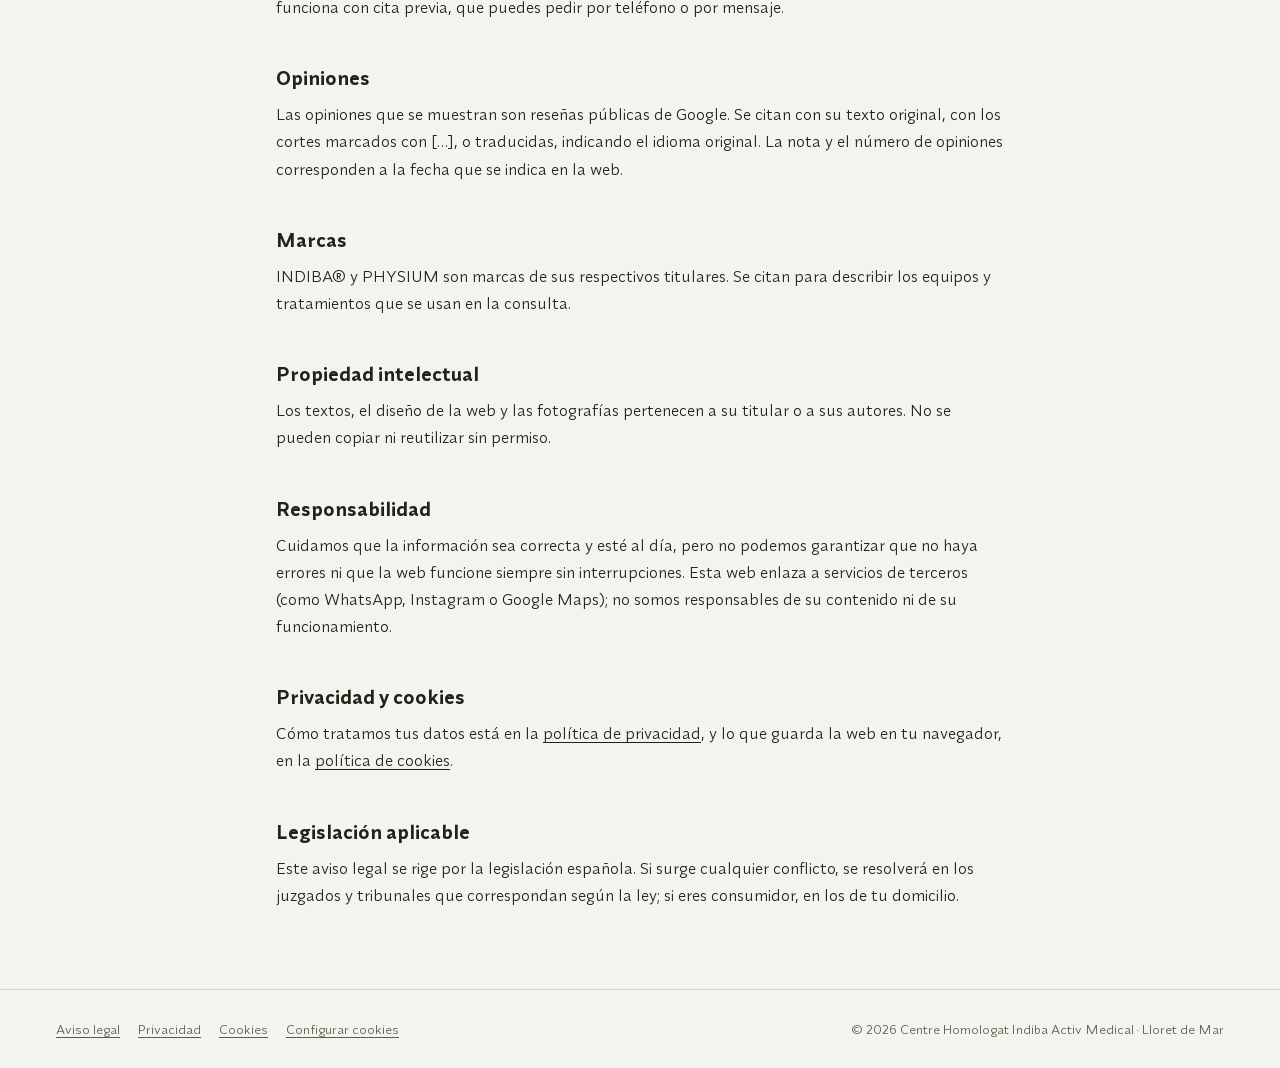
<file: aviso-legal.html>
<!doctype html>
<html lang="es">
<head>
<meta charset="utf-8">
<meta name="viewport" content="width=device-width, initial-scale=1, viewport-fit=cover">
<title>Aviso legal · Centre Homologat Indiba Activ Medical</title>
<meta name="robots" content="noindex, follow">
<meta name="theme-color" content="#f5f3ee">
<link rel="icon" href="favicon.svg" type="image/svg+xml">
<link rel="stylesheet" href="css/fonts.css?v=1">
<link rel="stylesheet" href="css/style.css?v=1">
<link rel="stylesheet" href="css/legal.css?v=1">
</head>
<body class="legal-page">
<header class="legal-top">
  <a class="legal-brand" href="./">Maria José Romero</a>
  <a class="legal-back" href="./">&larr; Volver a la web</a>
</header>

<main class="legal">
  <h1>Aviso legal</h1>
  <p class="upd">Última actualización: 11 de noviembre de 2026</p>

  <h2>Quién está detrás de esta web</h2>
  <p>En cumplimiento del artículo 10 de la Ley 34/2002, de servicios de la sociedad de la información y de comercio electrónico (LSSI-CE), estos son los datos del titular:</p>
  <dl>
    <dt>Titular</dt><dd><mark>Nombre y apellidos o razón social del titular (pendiente)</mark></dd>
    <dt>Nombre comercial</dt><dd>Centre Homologat Indiba Activ Medical · Maria José Romero</dd>
    <dt>NIF</dt><dd><mark>NIF / CIF (pendiente)</mark></dd>
    <dt>Domicilio</dt><dd>Carrer de Miquel Ferrer, 11, 17310 Lloret de Mar (Girona)</dd>
    <dt>Teléfono</dt><dd><a href="tel:+34679899599">679 89 95 99</a></dd>
    <dt>Correo electrónico</dt><dd><mark>Correo electrónico (pendiente, obligatorio por la LSSI)</mark></dd>
    <dt>Actividad</dt><dd>Fisioterapia y terapia manual, radiofrecuencia INDIBA, PHYSIUM, masaje, drenaje linfático, reflexología, naturopatía y gestión emocional</dd>
  </dl>

  <h2>Profesión regulada y centro sanitario</h2>
  <p>La fisioterapia es una profesión sanitaria regulada. Para completar la información que exige el artículo 10.1.f de la LSSI-CE:</p>
  <dl>
    <dt>Titulación</dt><dd><mark>Título de fisioterapeuta y Estado que lo expidió (pendiente)</mark></dd>
    <dt>Colegio profesional</dt><dd><mark>Col·legi de Fisioterapeutes de Catalunya, si procede (pendiente de confirmar)</mark></dd>
    <dt>Número de colegiada</dt><dd><mark>Número de colegiada (pendiente)</mark></dd>
    <dt>Normas profesionales</dt><dd>Código deontológico del colegio profesional correspondiente</dd>
    <dt>Registro sanitario</dt><dd><mark>Número de inscripción del centro en el Registro de centros, servicios y establecimientos sanitarios de Cataluña, si procede (pendiente)</mark></dd>
  </dl>

  <h2>Para qué sirve esta web</h2>
  <p>Esta web informa sobre la consulta: qué se trata, cómo se trabaja, el horario, cómo pedir cita y cómo llegar. Al navegar por ella te conviertes en usuario y aceptas este aviso legal.</p>

  <h2>Información sanitaria</h2>
  <p>Los contenidos de esta web son informativos y no sustituyen una valoración profesional ni un diagnóstico médico. Cada tratamiento se decide después de una valoración individual. Si tienes una urgencia, llama al 112 o acude a tu centro de salud.</p>

  <h2>Precios y citas</h2>
  <p>Los precios que aparecen son informativos y pueden cambiar; confírmalos al pedir cita. La consulta funciona con cita previa, que puedes pedir por teléfono o por mensaje.</p>

  <h2>Opiniones</h2>
  <p>Las opiniones que se muestran son reseñas públicas de Google. Se citan con su texto original, con los cortes marcados con […], o traducidas, indicando el idioma original. La nota y el número de opiniones corresponden a la fecha que se indica en la web.</p>

  <h2>Marcas</h2>
  <p>INDIBA® y PHYSIUM son marcas de sus respectivos titulares. Se citan para describir los equipos y tratamientos que se usan en la consulta.</p>

  <h2>Propiedad intelectual</h2>
  <p>Los textos, el diseño de la web y las fotografías pertenecen a su titular o a sus autores. No se pueden copiar ni reutilizar sin permiso.</p>

  <h2>Responsabilidad</h2>
  <p>Cuidamos que la información sea correcta y esté al día, pero no podemos garantizar que no haya errores ni que la web funcione siempre sin interrupciones. Esta web enlaza a servicios de terceros (como WhatsApp, Instagram o Google Maps); no somos responsables de su contenido ni de su funcionamiento.</p>

  <h2>Privacidad y cookies</h2>
  <p>Cómo tratamos tus datos está en la <a href="privacidad.html">política de privacidad</a>, y lo que guarda la web en tu navegador, en la <a href="cookies.html">política de cookies</a>.</p>

  <h2>Legislación aplicable</h2>
  <p>Este aviso legal se rige por la legislación española. Si surge cualquier conflicto, se resolverá en los juzgados y tribunales que correspondan según la ley; si eres consumidor, en los de tu domicilio.</p>
</main>

<footer class="legal-foot">
  <nav class="legal-links" aria-label="Información legal">
    <a href="aviso-legal.html" aria-current="page">Aviso legal</a>
    <a href="privacidad.html">Privacidad</a>
    <a href="cookies.html">Cookies</a>
    <button type="button" data-cookies-open>Configurar cookies</button>
  </nav>
  <p>© 2026 Centre Homologat Indiba Activ Medical · Lloret de Mar</p>
</footer>
<script src="js/consent.js?v=1" data-site="indiballoret"></script>
</body>
</html>
</file>
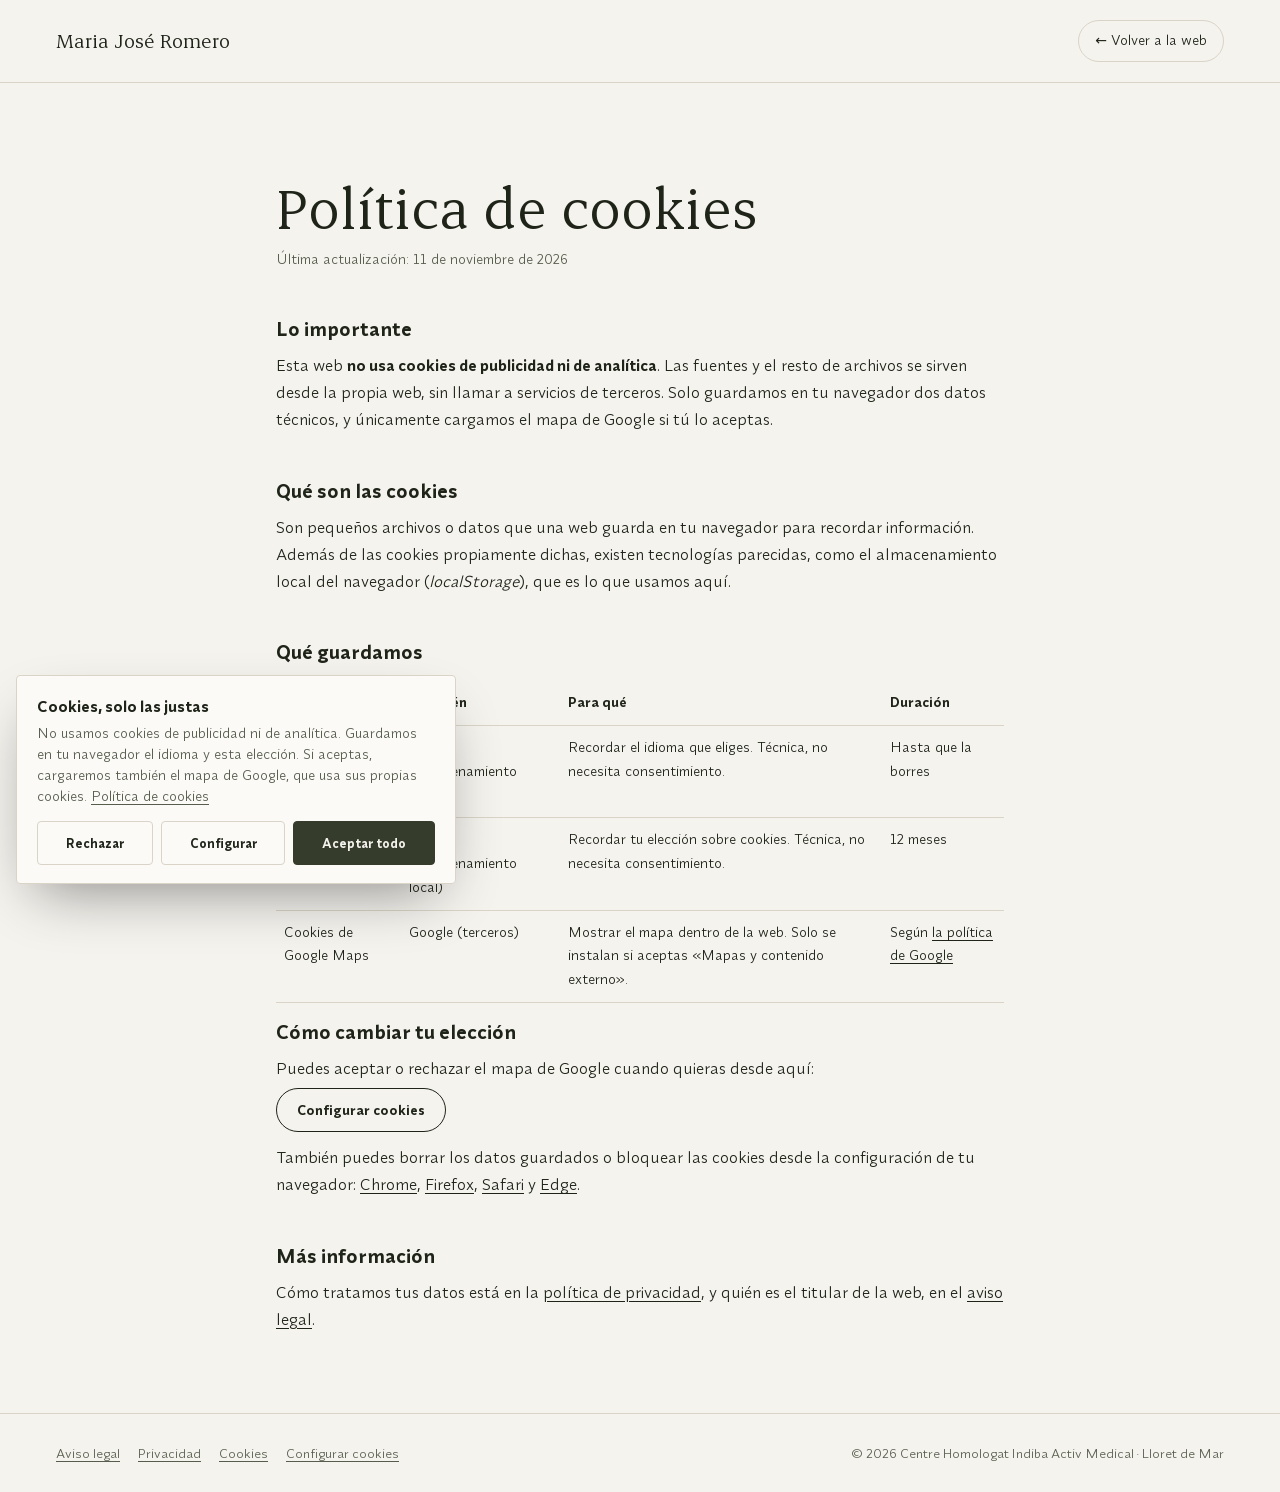
<file: cookies.html>
<!doctype html>
<html lang="es">
<head>
<meta charset="utf-8">
<meta name="viewport" content="width=device-width, initial-scale=1, viewport-fit=cover">
<title>Política de cookies · Centre Homologat Indiba Activ Medical</title>
<meta name="robots" content="noindex, follow">
<meta name="theme-color" content="#f5f3ee">
<link rel="icon" href="favicon.svg" type="image/svg+xml">
<link rel="stylesheet" href="css/fonts.css?v=1">
<link rel="stylesheet" href="css/style.css?v=1">
<link rel="stylesheet" href="css/legal.css?v=1">
</head>
<body class="legal-page">
<header class="legal-top">
  <a class="legal-brand" href="./">Maria José Romero</a>
  <a class="legal-back" href="./">&larr; Volver a la web</a>
</header>

<main class="legal">
  <h1>Política de cookies</h1>
  <p class="upd">Última actualización: 11 de noviembre de 2026</p>

  <h2>Lo importante</h2>
  <p>Esta web <strong>no usa cookies de publicidad ni de analítica</strong>. Las fuentes y el resto de archivos se sirven desde la propia web, sin llamar a servicios de terceros. Solo guardamos en tu navegador dos datos técnicos, y únicamente cargamos el mapa de Google si tú lo aceptas.</p>

  <h2>Qué son las cookies</h2>
  <p>Son pequeños archivos o datos que una web guarda en tu navegador para recordar información. Además de las cookies propiamente dichas, existen tecnologías parecidas, como el almacenamiento local del navegador (<em>localStorage</em>), que es lo que usamos aquí.</p>

  <h2>Qué guardamos</h2>
  <table>
    <thead><tr><th>Nombre</th><th>De quién</th><th>Para qué</th><th>Duración</th></tr></thead>
    <tbody>
      <tr><td>indiballoret-lang</td><td>Propia (almacenamiento local)</td><td>Recordar el idioma que eliges. Técnica, no necesita consentimiento.</td><td>Hasta que la borres</td></tr>
      <tr><td>indiballoret-consent</td><td>Propia (almacenamiento local)</td><td>Recordar tu elección sobre cookies. Técnica, no necesita consentimiento.</td><td>12 meses</td></tr>
      <tr><td>Cookies de Google Maps</td><td>Google (terceros)</td><td>Mostrar el mapa dentro de la web. Solo se instalan si aceptas «Mapas y contenido externo».</td><td>Según <a href="https://policies.google.com/technologies/cookies?hl=es" target="_blank" rel="noopener">la política de Google</a></td></tr>
    </tbody>
  </table>

  <h2>Cómo cambiar tu elección</h2>
  <p>Puedes aceptar o rechazar el mapa de Google cuando quieras desde aquí:</p>
  <button type="button" class="legal-btn" data-cookies-open>Configurar cookies</button>
  <p>También puedes borrar los datos guardados o bloquear las cookies desde la configuración de tu navegador:
    <a href="https://support.google.com/chrome/answer/95647?hl=es" target="_blank" rel="noopener">Chrome</a>,
    <a href="https://support.mozilla.org/es/kb/Borrar%20cookies" target="_blank" rel="noopener">Firefox</a>,
    <a href="https://support.apple.com/es-es/guide/safari/sfri11471/mac" target="_blank" rel="noopener">Safari</a> y
    <a href="https://support.microsoft.com/es-es/microsoft-edge/eliminar-las-cookies-en-microsoft-edge-63947406-40ac-c3b8-57b9-2a946a29ae09" target="_blank" rel="noopener">Edge</a>.</p>

  <h2>Más información</h2>
  <p>Cómo tratamos tus datos está en la <a href="privacidad.html">política de privacidad</a>, y quién es el titular de la web, en el <a href="aviso-legal.html">aviso legal</a>.</p>
</main>

<footer class="legal-foot">
  <nav class="legal-links" aria-label="Información legal">
    <a href="aviso-legal.html">Aviso legal</a>
    <a href="privacidad.html">Privacidad</a>
    <a href="cookies.html" aria-current="page">Cookies</a>
    <button type="button" data-cookies-open>Configurar cookies</button>
  </nav>
  <p>© 2026 Centre Homologat Indiba Activ Medical · Lloret de Mar</p>
</footer>
<script src="js/consent.js?v=1" data-site="indiballoret"></script>
</body>
</html>
</file>
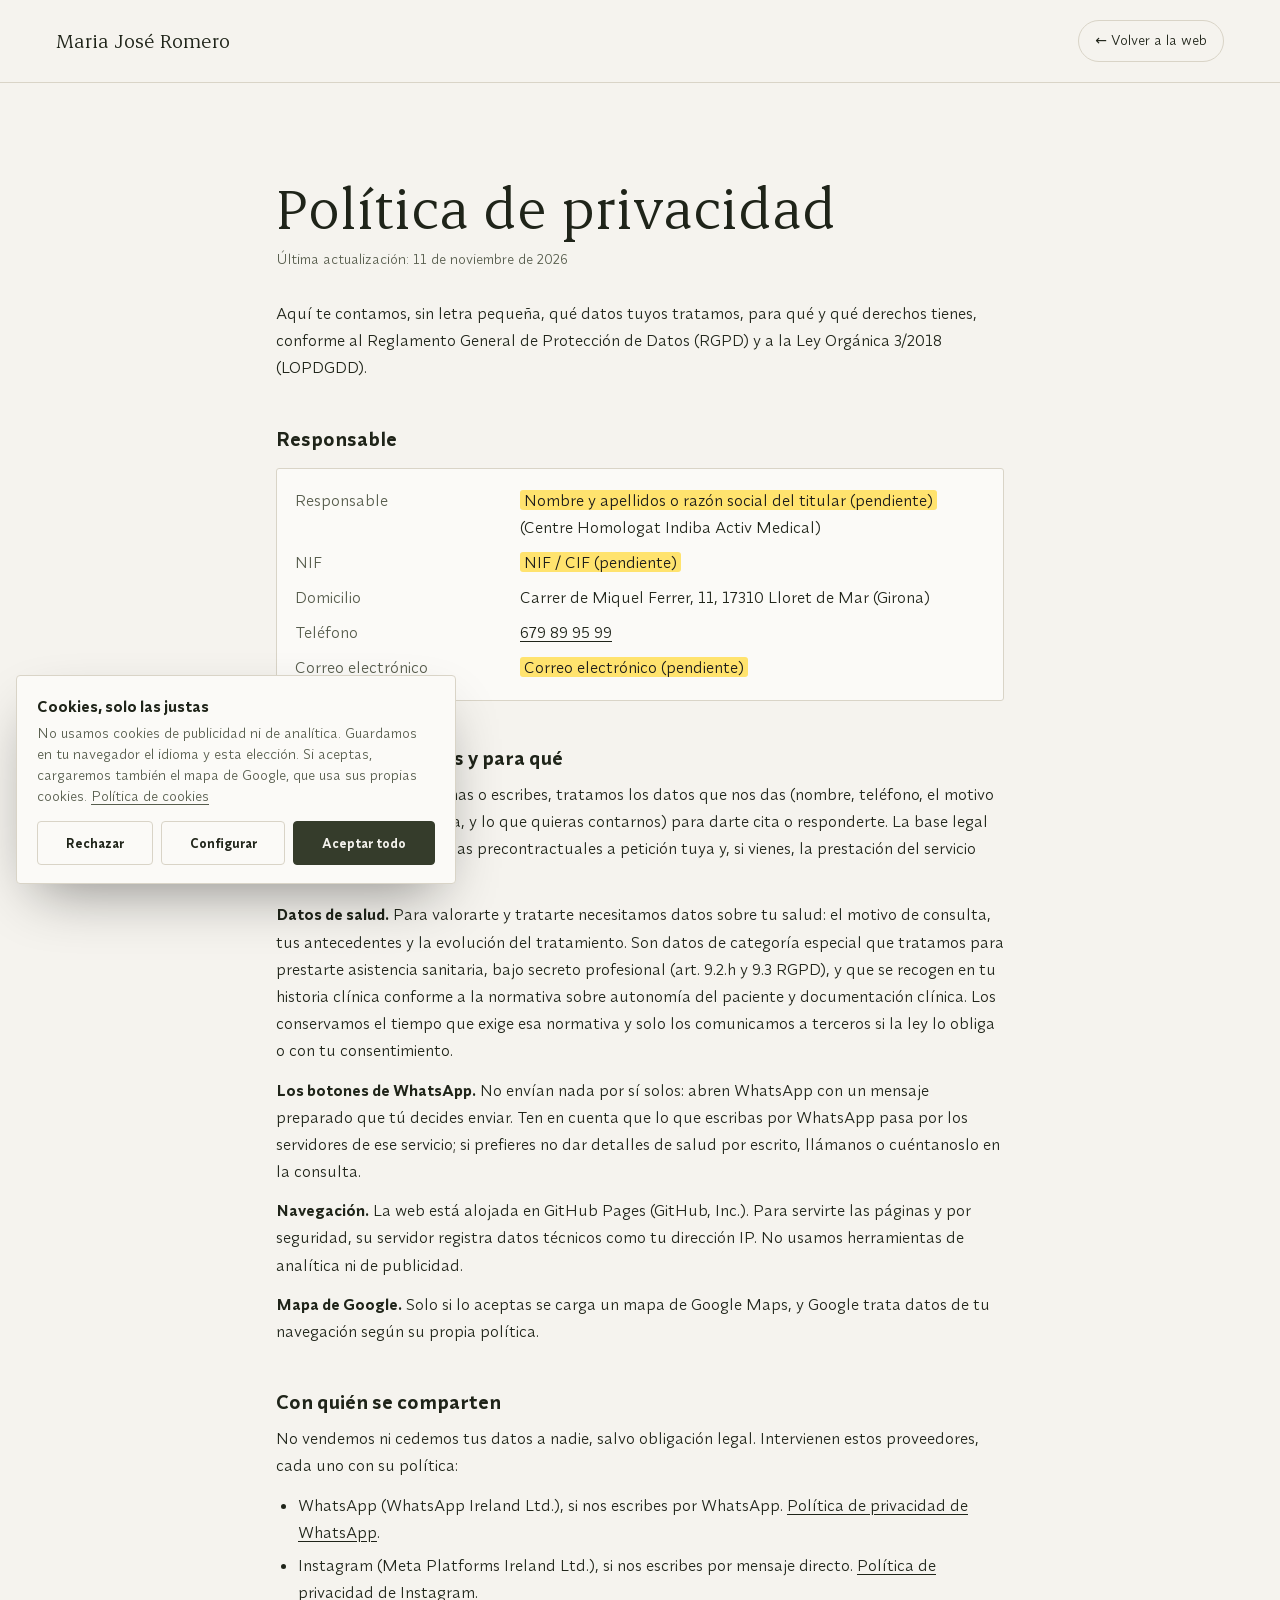
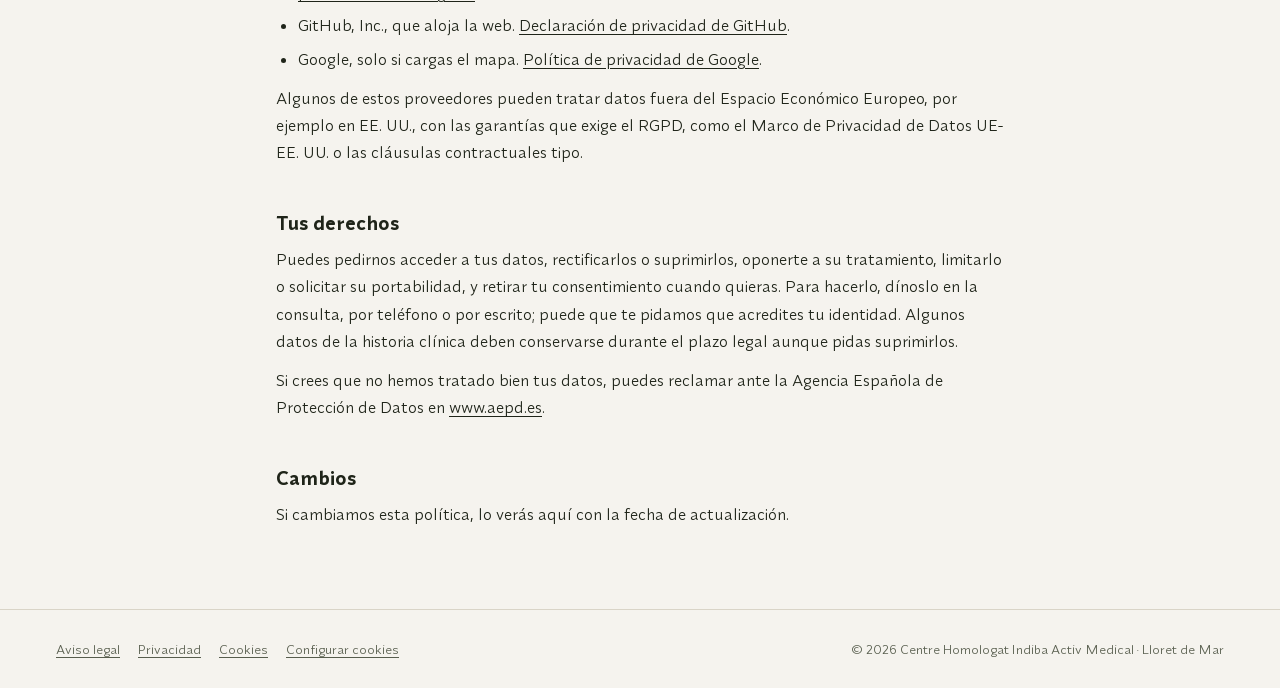
<file: privacidad.html>
<!doctype html>
<html lang="es">
<head>
<meta charset="utf-8">
<meta name="viewport" content="width=device-width, initial-scale=1, viewport-fit=cover">
<title>Política de privacidad · Centre Homologat Indiba Activ Medical</title>
<meta name="robots" content="noindex, follow">
<meta name="theme-color" content="#f5f3ee">
<link rel="icon" href="favicon.svg" type="image/svg+xml">
<link rel="stylesheet" href="css/fonts.css?v=1">
<link rel="stylesheet" href="css/style.css?v=1">
<link rel="stylesheet" href="css/legal.css?v=1">
</head>
<body class="legal-page">
<header class="legal-top">
  <a class="legal-brand" href="./">Maria José Romero</a>
  <a class="legal-back" href="./">&larr; Volver a la web</a>
</header>

<main class="legal">
  <h1>Política de privacidad</h1>
  <p class="upd">Última actualización: 11 de noviembre de 2026</p>
  <p>Aquí te contamos, sin letra pequeña, qué datos tuyos tratamos, para qué y qué derechos tienes, conforme al Reglamento General de Protección de Datos (RGPD) y a la Ley Orgánica 3/2018 (LOPDGDD).</p>

  <h2>Responsable</h2>
  <dl>
    <dt>Responsable</dt><dd><mark>Nombre y apellidos o razón social del titular (pendiente)</mark> (Centre Homologat Indiba Activ Medical)</dd>
    <dt>NIF</dt><dd><mark>NIF / CIF (pendiente)</mark></dd>
    <dt>Domicilio</dt><dd>Carrer de Miquel Ferrer, 11, 17310 Lloret de Mar (Girona)</dd>
    <dt>Teléfono</dt><dd><a href="tel:+34679899599">679 89 95 99</a></dd>
    <dt>Correo electrónico</dt><dd><mark>Correo electrónico (pendiente)</mark></dd>
  </dl>

  <h2>Qué datos tratamos y para qué</h2>
  <p><strong>Citas y consultas.</strong> Si llamas o escribes, tratamos los datos que nos das (nombre, teléfono, el motivo de la consulta, día y hora, y lo que quieras contarnos) para darte cita o responderte. La base legal es la aplicación de medidas precontractuales a petición tuya y, si vienes, la prestación del servicio (art. 6.1.b RGPD).</p>
  <p><strong>Datos de salud.</strong> Para valorarte y tratarte necesitamos datos sobre tu salud: el motivo de consulta, tus antecedentes y la evolución del tratamiento. Son datos de categoría especial que tratamos para prestarte asistencia sanitaria, bajo secreto profesional (art. 9.2.h y 9.3 RGPD), y que se recogen en tu historia clínica conforme a la normativa sobre autonomía del paciente y documentación clínica. Los conservamos el tiempo que exige esa normativa y solo los comunicamos a terceros si la ley lo obliga o con tu consentimiento.</p>
  <p><strong>Los botones de WhatsApp.</strong> No envían nada por sí solos: abren WhatsApp con un mensaje preparado que tú decides enviar. Ten en cuenta que lo que escribas por WhatsApp pasa por los servidores de ese servicio; si prefieres no dar detalles de salud por escrito, llámanos o cuéntanoslo en la consulta.</p>
  <p><strong>Navegación.</strong> La web está alojada en GitHub Pages (GitHub, Inc.). Para servirte las páginas y por seguridad, su servidor registra datos técnicos como tu dirección IP. No usamos herramientas de analítica ni de publicidad.</p>
  <p><strong>Mapa de Google.</strong> Solo si lo aceptas se carga un mapa de Google Maps, y Google trata datos de tu navegación según su propia política.</p>

  <h2>Con quién se comparten</h2>
  <p>No vendemos ni cedemos tus datos a nadie, salvo obligación legal. Intervienen estos proveedores, cada uno con su política:</p>
  <ul>
    <li>WhatsApp (WhatsApp Ireland Ltd.), si nos escribes por WhatsApp. <a href="https://www.whatsapp.com/legal/privacy-policy-eea" target="_blank" rel="noopener">Política de privacidad de WhatsApp</a>.</li>
    <li>Instagram (Meta Platforms Ireland Ltd.), si nos escribes por mensaje directo. <a href="https://privacycenter.instagram.com/policy" target="_blank" rel="noopener">Política de privacidad de Instagram</a>.</li>
    <li>GitHub, Inc., que aloja la web. <a href="https://docs.github.com/es/site-policy/privacy-policies/github-general-privacy-statement" target="_blank" rel="noopener">Declaración de privacidad de GitHub</a>.</li>
    <li>Google, solo si cargas el mapa. <a href="https://policies.google.com/privacy?hl=es" target="_blank" rel="noopener">Política de privacidad de Google</a>.</li>
  </ul>
  <p>Algunos de estos proveedores pueden tratar datos fuera del Espacio Económico Europeo, por ejemplo en EE. UU., con las garantías que exige el RGPD, como el Marco de Privacidad de Datos UE-EE. UU. o las cláusulas contractuales tipo.</p>

  <h2>Tus derechos</h2>
  <p>Puedes pedirnos acceder a tus datos, rectificarlos o suprimirlos, oponerte a su tratamiento, limitarlo o solicitar su portabilidad, y retirar tu consentimiento cuando quieras. Para hacerlo, dínoslo en la consulta, por teléfono o por escrito; puede que te pidamos que acredites tu identidad. Algunos datos de la historia clínica deben conservarse durante el plazo legal aunque pidas suprimirlos.</p>
  <p>Si crees que no hemos tratado bien tus datos, puedes reclamar ante la Agencia Española de Protección de Datos en <a href="https://www.aepd.es/" target="_blank" rel="noopener">www.aepd.es</a>.</p>

  <h2>Cambios</h2>
  <p>Si cambiamos esta política, lo verás aquí con la fecha de actualización.</p>
</main>

<footer class="legal-foot">
  <nav class="legal-links" aria-label="Información legal">
    <a href="aviso-legal.html">Aviso legal</a>
    <a href="privacidad.html" aria-current="page">Privacidad</a>
    <a href="cookies.html">Cookies</a>
    <button type="button" data-cookies-open>Configurar cookies</button>
  </nav>
  <p>© 2026 Centre Homologat Indiba Activ Medical · Lloret de Mar</p>
</footer>
<script src="js/consent.js?v=1" data-site="indiballoret"></script>
</body>
</html>
</file>
<file: css/fonts.css>
/* Erode y Synonym (Indian Type Foundry, Fontshare, licencia ITF Free Font License), alojadas en la propia web */
@font-face { font-family: 'Erode'; src: url('../assets/fonts/erode-300-normal.woff2') format('woff2'); font-weight: 300; font-style: normal; font-display: swap; }
@font-face { font-family: 'Erode'; src: url('../assets/fonts/erode-400-normal.woff2') format('woff2'); font-weight: 400; font-style: normal; font-display: swap; }
@font-face { font-family: 'Erode'; src: url('../assets/fonts/erode-500-normal.woff2') format('woff2'); font-weight: 500; font-style: normal; font-display: swap; }
@font-face { font-family: 'Synonym'; src: url('../assets/fonts/synonym-400-normal.woff2') format('woff2'); font-weight: 400; font-style: normal; font-display: swap; }
@font-face { font-family: 'Synonym'; src: url('../assets/fonts/synonym-500-normal.woff2') format('woff2'); font-weight: 500; font-style: normal; font-display: swap; }
@font-face { font-family: 'Synonym'; src: url('../assets/fonts/synonym-600-normal.woff2') format('woff2'); font-weight: 600; font-style: normal; font-display: swap; }
</file>
<file: css/style.css>
/* Centre Homologat INDIBA Activ Medical · Maria José Romero · Lloret de Mar
   Sistema: el eje central de la página es una plomada (equilibrio postural). Todo se ordena a su alrededor:
   a la izquierda lo que se hace con las manos, a la derecha la tecnología, en el centro la persona.
   Paleta de su consulta: blanco de toalla, tinta y campo oliva (el olivo de la sala) y el naranja del vinilo INDIBA,
   que solo aparece como acento (la plomada, lo activo, las estrellas). */

:root {
  --c-bg: #f5f3ee;
  --c-card: #fbfaf7;
  --c-ink: #1f2419;
  --c-mute: #575d4d;
  --c-soft: #8b8a7d;
  --c-line: #d9d4c7;
  --c-olive: #353c2b;
  --c-olive-2: #424a37;
  --c-sage: #ebeae1;
  --c-bob: #d4652b;
  --c-bob-ink: #a54917;
  --c-acc: #353c2b;
  --c-acc-ink: #f5f3ee;
  --c-open: #4c7a37;
  --f-d: 'Erode', 'Iowan Old Style', 'Palatino Linotype', Georgia, serif;
  --f-b: 'Synonym', system-ui, -apple-system, 'Segoe UI', Roboto, sans-serif;
  --r: 3px;
  --ease-out: cubic-bezier(.23, 1, .32, 1);
  --ease-io: cubic-bezier(.77, 0, .175, 1);
  --gut: clamp(20px, 4.6vw, 72px);
  --max: 1320px;
  --topH: 38px;
  --headH: 76px;
  --sec: clamp(84px, 11vh, 140px);
}

/* ---------- base ---------- */
*, *::before, *::after { box-sizing: border-box; }
html { -webkit-text-size-adjust: 100%; text-size-adjust: 100%; scroll-padding-top: calc(var(--headH) + 16px); overflow-x: clip; scrollbar-color: #aaa696 var(--c-bg); }
@media (prefers-reduced-motion: no-preference) { html { scroll-behavior: smooth; } }
body { margin: 0; background: var(--c-bg); color: var(--c-ink); font: 400 17px/1.6 var(--f-b); font-kerning: normal; -webkit-font-smoothing: antialiased; overflow-x: clip; }
img, svg { display: block; max-width: 100%; }
img { height: auto; }
a { color: inherit; }
button { font: inherit; color: inherit; cursor: pointer; }
h1, h2, h3, p, ul, ol, figure, blockquote, dl, dd { margin: 0; }
ul, ol { padding: 0; list-style: none; }
::selection { background: #f2cdb4; color: var(--c-ink); }
:focus-visible { outline: 2px solid var(--c-bob-ink); outline-offset: 3px; border-radius: 2px; }
.dark :focus-visible, .foot :focus-visible, .topbar :focus-visible { outline-color: #f3b48c; }
[hidden] { display: none !important; }
.sr { position: absolute !important; width: 1px; height: 1px; margin: -1px; padding: 0; overflow: hidden; clip: rect(0 0 0 0); white-space: nowrap; border: 0; }
.skip { position: fixed; z-index: 200; top: 10px; left: 10px; padding: 12px 18px; background: var(--c-ink); color: var(--c-bg); font-weight: 500; text-decoration: none; border-radius: var(--r); translate: 0 -160%; transition: translate .2s var(--ease-out); }
.skip:focus { translate: 0 0; }
.ic { width: 20px; height: 20px; flex: none; }

.wrap { width: 100%; max-width: calc(var(--max) + 2 * var(--gut)); margin: 0 auto; padding: 0 var(--gut); }
.c { text-align: center; margin-left: auto; margin-right: auto; }

/* tipografía */
.h1 { font: 300 clamp(44px, 4.5vw, 76px)/1.02 var(--f-d); letter-spacing: -0.02em; }
.h1 .ln { display: block; }
.h2 { font: 300 clamp(36px, 3.5vw, 56px)/1.06 var(--f-d); letter-spacing: -0.016em; text-wrap: balance; }
.h3 { font: 400 clamp(21px, 1.6vw, 25px)/1.2 var(--f-d); letter-spacing: -0.005em; }
.sub { margin-top: 18px; max-width: 58ch; color: var(--c-mute); font-size: 18px; line-height: 1.55; text-wrap: pretty; }
.lead { margin-top: 26px; color: var(--c-mute); font-size: 18px; line-height: 1.55; text-wrap: pretty; }
.num { font-family: var(--f-d); font-weight: 300; font-variant-numeric: lining-nums; letter-spacing: -0.02em; }

/* secciones: cada una arranca con un tramo de la plomada en el eje */
.sec { position: relative; padding: var(--sec) 0; }
.sec::before { content: ""; position: absolute; top: 0; left: 50%; width: 1px; height: clamp(44px, 7vh, 76px); background: var(--c-line); }
.dark::before { background: rgba(238, 235, 226, .22); }

/* botones y enlaces */
.btn { display: inline-flex; align-items: center; justify-content: center; gap: 10px; min-height: 52px; padding: 0 22px; border: 1px solid transparent; border-radius: var(--r); font: 500 15px/1.1 var(--f-b); text-decoration: none; white-space: nowrap; transition: transform .16s var(--ease-out), background-color .2s, border-color .2s, color .2s, translate .25s var(--ease-out); }
.btn:active { transform: scale(.97); }
.btn-main { background: var(--c-olive); border-color: var(--c-olive); color: var(--c-bg); }
.btn-line { background: transparent; border-color: rgba(31, 36, 25, .28); color: var(--c-ink); }
.btn-num { padding-left: 12px; margin-left: 2px; border-left: 1px solid rgba(245, 243, 238, .3); font-variant-numeric: tabular-nums; letter-spacing: .01em; opacity: .9; }
.btn-s { min-height: 42px; padding: 0 16px; font-size: 14px; }
.btn-s .ic { width: 18px; height: 18px; }
.link { display: inline-flex; align-items: center; gap: 8px; min-height: 44px; font-weight: 500; text-decoration: none; background: linear-gradient(currentColor, currentColor) 0 calc(100% - 9px) / 100% 1px no-repeat; transition: background-size .3s var(--ease-out); }
.link .ic { width: 18px; height: 18px; transition: translate .25s var(--ease-out); }
@media (hover: hover) and (pointer: fine) {
  .btn:hover { translate: 0 -1px; }
  .btn-main:hover { background: #262c1f; border-color: #262c1f; }
  .btn-line:hover { border-color: var(--c-ink); }
  .link:hover { background-size: 0 1px; background-position: 100% calc(100% - 9px); }
  .link:hover .ic { translate: 3px 0; }
}

/* fotos: casi cuadradas, sin pie */
.ph { position: relative; overflow: hidden; background: #e6e2d6; border-radius: var(--r); }
.ph img { width: 100%; height: 100%; object-fit: cover; transition: scale .8s var(--ease-out); }
@media (hover: hover) and (pointer: fine) { .ph:hover img { scale: 1.03; } }

/* estado abierto / cerrado */
.status { display: flex; align-items: center; gap: 10px; font-size: 15px; color: var(--c-mute); }
.status .dot { width: 9px; height: 9px; border-radius: 50%; background: var(--c-soft); flex: none; }
.status.open .dot { background: var(--c-open); box-shadow: 0 0 0 4px rgba(76, 122, 55, .16); }
.status.open { color: var(--c-ink); }

.stars { display: inline-flex; gap: 2px; color: var(--c-bob); }
.stars svg { width: 15px; height: 15px; }

/* ---------- barra superior ---------- */
.topbar { background: var(--c-olive); color: #e6e3d8; font-size: 13px; }
.topbar-in { display: grid; grid-template-columns: 1fr auto 1fr; align-items: center; gap: 16px; min-height: var(--topH); max-width: calc(var(--max) + 2 * var(--gut)); margin: 0 auto; padding: 0 var(--gut); }
.tb-l { display: flex; align-items: center; gap: 8px; justify-self: start; }
.tb-l .ic, .tb-c .ic { width: 16px; height: 16px; }
.tb-c { display: inline-flex; align-items: center; gap: 8px; color: #fff; text-decoration: none; justify-self: center; }
.tb-c span { background: linear-gradient(currentColor, currentColor) 0 100% / 0 1px no-repeat; transition: background-size .3s var(--ease-out); }
.tb-r { justify-self: end; }
.langs { display: flex; gap: 2px; }
.langs button { min-width: 36px; min-height: 30px; padding: 0 6px; border: 0; background: none; border-radius: 2px; font: 500 12px/1 var(--f-b); letter-spacing: .04em; color: inherit; opacity: .72; transition: opacity .2s, background-color .2s; }
.langs button[aria-pressed="true"] { opacity: 1; background: rgba(255, 255, 255, .12); }
@media (hover: hover) and (pointer: fine) { .langs button:hover { opacity: 1; } .tb-c:hover span { background-size: 100% 1px; } }

/* ---------- cabecera simétrica ---------- */
.head { position: sticky; top: 0; z-index: 60; display: grid; grid-template-columns: 1fr auto 1fr; align-items: center; gap: 24px; height: var(--headH); padding: 0 var(--gut); background: rgba(245, 243, 238, .9); -webkit-backdrop-filter: saturate(1.2) blur(12px); backdrop-filter: saturate(1.2) blur(12px); border-bottom: 1px solid transparent; transition: border-color .3s; }
.head.scrolled { border-bottom-color: var(--c-line); }
.nav { display: flex; align-items: center; gap: clamp(18px, 2.2vw, 34px); font-size: 15px; font-weight: 500; }
.nav a:not(.btn) { text-decoration: none; padding: 8px 0; background: linear-gradient(currentColor, currentColor) 50% 100% / 0 1px no-repeat; transition: background-size .3s var(--ease-out); }
@media (hover: hover) and (pointer: fine) { .nav a:not(.btn):hover { background-size: 100% 1px; } }
.nav a[aria-current="true"] { background-size: 100% 1px; }
.nav-l { justify-self: start; }
.nav-r { justify-self: end; }
.brand { display: grid; justify-items: center; gap: 4px; text-decoration: none; text-align: center; }
.brand-n { font: 400 25px/1 var(--f-d); letter-spacing: -0.01em; white-space: nowrap; }
.brand-s { font-size: 12px; line-height: 1.2; color: var(--c-mute); white-space: nowrap; }
.menu-btn, .call-btn { display: none; align-items: center; justify-content: center; width: 46px; height: 46px; border: 1px solid var(--c-line); border-radius: var(--r); background: none; color: var(--c-ink); text-decoration: none; }

/* menú del móvil */
.menu { position: fixed; z-index: 55; inset: var(--headH) 0 0; display: flex; flex-direction: column; justify-content: space-between; gap: 32px; padding: 40px var(--gut) calc(32px + env(safe-area-inset-bottom)); background: var(--c-bg); overflow-y: auto; }
.menu-in { display: grid; justify-items: center; gap: 6px; }
.menu-in a { font: 300 clamp(30px, 8vw, 40px)/1.2 var(--f-d); text-decoration: none; padding: 6px 12px; }
.menu-foot { display: grid; justify-items: center; gap: 18px; }
.menu .langs button { min-width: 48px; min-height: 44px; font-size: 14px; color: var(--c-ink); }
.menu .langs button[aria-pressed="true"] { background: var(--c-sage); }
html.menu-open { overflow: hidden; }

/* ---------- portada ---------- */
.hero { position: relative; padding: 0 0 clamp(48px, 8vh, 96px); }
.hero-in { --plumbH: clamp(60px, 11vh, 112px); display: grid; grid-template-columns: 1fr minmax(300px, 1.18fr) 1fr; grid-template-rows: var(--plumbH) auto; align-items: center; column-gap: clamp(32px, 4.2vw, 76px); }
.hero-c { display: contents; }
.hero-l { grid-column: 1; grid-row: 2; justify-self: end; max-width: 31rem; text-align: right; }
.hero-l .lead { margin-left: auto; max-width: 30ch; }
.cta { display: grid; grid-template-columns: minmax(0, 18.5rem); justify-content: end; gap: 10px; margin-top: 34px; }
.cta .btn { width: 100%; }
.portrait { grid-column: 2; grid-row: 2; justify-self: center; width: min(100%, calc((100svh - var(--headH) - var(--topH) - var(--plumbH) - 64px) * .8)); aspect-ratio: 4 / 5; }
.portrait img { object-position: 50% 30%; }
/* la plomada cuelga del borde de la cabecera y la punta toca el marco del retrato */
.plumb { grid-column: 2; grid-row: 1; justify-self: center; align-self: stretch; position: relative; z-index: 2; width: 16px; transform-origin: 50% 0; pointer-events: none; }
.plumb-l { position: absolute; top: 0; bottom: 25px; left: 7.5px; width: 1px; background: var(--c-ink); opacity: .55; transform-origin: 50% 0; }
.plumb-b { position: absolute; left: 0; bottom: 0; width: 16px; height: 26px; color: var(--c-bob); }
.hero-r { grid-column: 3; grid-row: 2; justify-self: start; max-width: 21rem; }
.facts { display: grid; }
.facts li { border-top: 1px solid var(--c-line); }
.facts li:last-child { border-bottom: 1px solid var(--c-line); }
.fact { display: grid; grid-template-columns: auto 1fr; align-items: baseline; column-gap: 14px; padding: 16px 0; text-decoration: none; }
.fact .num { grid-row: span 2; font-size: clamp(38px, 3.2vw, 50px); line-height: 1; }
.fact .stars { align-self: end; }
.fact-t { color: var(--c-mute); font-size: 15px; line-height: 1.35; }
a.fact .fact-t { text-decoration: underline; text-decoration-color: var(--c-line); text-underline-offset: 3px; transition: text-decoration-color .25s; }
@media (hover: hover) and (pointer: fine) { a.fact:hover .fact-t { text-decoration-color: currentColor; } }
.hero-r .status { margin-top: 22px; }

/* entrada de la portada (una sola vez): baja la plomada, oscila y se queda quieta; el retrato se descubre detrás */
@media (prefers-reduced-motion: no-preference) {
  .js .hero .ln, .js .hero .lead, .js .hero .cta, .js .facts li, .js .hero-r .status { opacity: 0; translate: 0 18px; transition: opacity .9s var(--ease-out), translate 1.1s var(--ease-out); }
  .js .plumb { opacity: 0; }
  .js .plumb-l { scale: 1 0; }
  .js .portrait { clip-path: inset(0 0 100% 0); }
  .js .portrait img { scale: 1.08; }
  .ready .hero .ln, .ready .hero .lead, .ready .hero .cta, .ready .facts li, .ready .hero-r .status { opacity: 1; translate: 0 0; }
  .ready .hero .ln:nth-child(1) { transition-delay: .35s; }
  .ready .hero .ln:nth-child(2) { transition-delay: .43s; }
  .ready .hero .ln:nth-child(3) { transition-delay: .51s; }
  .ready .hero .lead { transition-delay: .62s; }
  .ready .hero .cta { transition-delay: .72s; }
  .ready .facts li:nth-child(1) { transition-delay: .55s; }
  .ready .facts li:nth-child(2) { transition-delay: .63s; }
  .ready .facts li:nth-child(3) { transition-delay: .71s; }
  .ready .hero-r .status { transition-delay: .8s; }
  .ready .plumb { opacity: 1; animation: swing 2.4s cubic-bezier(.3, .6, .3, 1) .05s both; }
  .ready .plumb-l { scale: 1 1; transition: scale .7s var(--ease-out); }
  .ready .portrait { clip-path: inset(0 0 0 0); transition: clip-path 1.25s var(--ease-io) .3s; }
  .ready .portrait img { scale: 1; transition: scale 1.8s var(--ease-out) .3s; }
}
@keyframes swing {
  0% { rotate: 7deg; }
  22% { rotate: -4.2deg; }
  42% { rotate: 2.4deg; }
  60% { rotate: -1.2deg; }
  78% { rotate: .5deg; }
  100% { rotate: 0deg; }
}

/* ---------- cómo trabajo ---------- */
.how { background: var(--c-bg); }
.brand-line { margin-top: clamp(28px, 5vh, 48px); font: 300 clamp(46px, 6.2vw, 104px)/1 var(--f-d); letter-spacing: -0.025em; text-wrap: balance; }
.how-q { max-width: 40ch; margin: clamp(30px, 5vh, 52px) auto 0; text-align: center; }
.how-q p { font: 300 clamp(22px, 2.05vw, 31px)/1.42 var(--f-d); letter-spacing: -0.008em; text-wrap: pretty; }
.how-by { margin-top: 18px; font-size: 14px; color: var(--c-mute); }
.js-hl .w { transition: color .35s var(--ease-out); }
.hl-ready .js-hl .w { color: #6e6d61; }
.hl-ready .js-hl .w.on { color: var(--c-ink); }
.pillars { position: relative; display: grid; grid-template-columns: repeat(4, 1fr); gap: 0 clamp(20px, 3vw, 48px); margin-top: clamp(56px, 9vh, 96px); }
.pillars::before { content: ""; position: absolute; left: 50%; top: -28px; bottom: 0; width: 1px; background: var(--c-line); }
.pillars li { padding-top: 22px; border-top: 1px solid var(--c-line); text-align: center; }
.pillars p { margin: 10px auto 0; max-width: 27ch; color: var(--c-mute); font-size: 16px; line-height: 1.55; }

/* ---------- qué trato: manos | lo que te pasa | tecnología ---------- */
.treat { background: var(--c-sage); }
.ex { position: relative; display: grid; grid-template-columns: 1fr minmax(320px, 1.05fr) 1fr; align-items: start; gap: clamp(32px, 4.4vw, 80px); margin-top: clamp(40px, 6vh, 64px); }
.ex-side { position: relative; z-index: 1; display: grid; gap: 18px; }
.ex-l { text-align: right; }
.ex-ph { aspect-ratio: 4 / 3; }
.ex-r .ex-ph img { object-position: 50% 62%; }
.ex-h { margin-top: 8px; font: 400 23px/1.2 var(--f-d); }
.ex-list li { display: flex; align-items: center; gap: 12px; min-height: 48px; padding: 8px 0; border-top: 1px solid var(--c-line); color: #626458; font-size: 16px; line-height: 1.3; transition: color .3s; }
.ex-list small { display: block; font-size: 13px; color: inherit; }
.ex-l .ex-list li { flex-direction: row-reverse; }
.ex-list .dot { width: 9px; height: 9px; flex: none; border: 1px solid #a9a594; border-radius: 50%; transition: background-color .3s, border-color .3s, scale .3s var(--ease-out); }
.ex-list li.on { color: var(--c-ink); }
.ex-list li.on small { color: var(--c-mute); }
.ex-list li.on .dot { background: var(--c-bob); border-color: var(--c-bob); scale: 1.15; }
.ex-mid { position: relative; z-index: 1; text-align: center; }
.ex-ask { font-size: 15px; font-weight: 500; color: var(--c-mute); margin-bottom: 10px; }
.ex-opts { display: grid; gap: 2px; }
.ex-opts button { position: relative; min-height: 48px; padding: 8px 30px; border: 0; border-radius: var(--r); background: none; font: 300 clamp(20px, 1.55vw, 24px)/1.2 var(--f-d); color: #5d6052; text-wrap: balance; transition: color .25s, background-color .25s; }
.ex-opts button::before, .ex-opts button::after { content: ""; position: absolute; top: 50%; width: 9px; height: 9px; margin-top: -4.5px; border-radius: 50%; background: var(--c-bob); opacity: 0; scale: .4; transition: opacity .25s, scale .35s var(--ease-out); }
.ex-opts button::before { left: 10px; }
.ex-opts button::after { right: 10px; }
.ex-opts button[aria-checked="true"] { color: var(--c-ink); background: var(--c-card); box-shadow: 0 1px 0 var(--c-line); }
.ex-opts button[aria-checked="true"]::before, .ex-opts button[aria-checked="true"]::after { opacity: 1; scale: 1; }
@media (hover: hover) and (pointer: fine) { .ex-opts button:hover { color: var(--c-ink); } }
.ex-global { margin-top: 26px; }
.ex-hg { font-size: 19px; margin-bottom: 6px; }
.ex-list-g { display: grid; grid-template-columns: 1fr 1fr; column-gap: 18px; }
.ex-list-g li { justify-content: center; }
.ex-lines { position: absolute; inset: 0; width: 100%; height: 100%; pointer-events: none; overflow: visible; z-index: 0; }
.ex-lines path { fill: none; stroke: var(--c-bob); stroke-width: 1; opacity: .8; }
.ex-lines circle { fill: var(--c-bob); }
.ex-out { position: relative; z-index: 1; grid-column: 1 / -1; display: flex; flex-wrap: wrap; align-items: center; justify-content: center; gap: 20px 32px; margin-top: clamp(4px, 1vh, 16px); padding-top: 28px; border-top: 1px solid var(--c-line); }
.ex-txt { max-width: 62ch; font-size: 17px; text-align: center; text-wrap: pretty; }
.ex-note { margin-top: 18px; max-width: 60ch; font-size: 14px; color: var(--c-mute); }

/* ---------- INDIBA y PHYSIUM (campo oliva) ---------- */
.dark { background: var(--c-olive); color: #eeebe2; }
.dark .sub, .dark p { color: #d2d0c3; }
.dark .h2, .dark .h3 { color: #f5f3ee; }
.tech-grid { display: grid; grid-template-columns: 1fr minmax(280px, 1fr) 1fr; align-items: start; gap: clamp(32px, 4.4vw, 80px); margin-top: clamp(40px, 6vh, 64px); }
.tech-col { display: grid; gap: 18px; }
.tech-l { text-align: right; justify-items: end; }
.tech-r { justify-items: start; }
.tech-ph { width: clamp(112px, 10vw, 150px); aspect-ratio: 1; }
.tech-c { aspect-ratio: 4 / 5; }
.tech-c img { object-position: 46% 50%; }
.tech-list { display: grid; width: 100%; counter-reset: t; }
.tech-list li { position: relative; padding: 10px 0; border-top: 1px solid rgba(238, 235, 226, .16); color: #e3e1d6; font-size: 16px; line-height: 1.45; }
.tech-l .tech-list li { padding-right: 34px; }
.tech-r .tech-list li { padding-left: 34px; }
.tech-list li::before { position: absolute; top: 12px; font: 300 15px/1.3 var(--f-d); color: #f0a374; }
.tech-l .tech-list li::before { counter-increment: t; content: counter(t); right: 4px; }
.tech-r .tech-list li::before { content: ""; top: 19px; left: 6px; width: 7px; height: 7px; border-radius: 50%; background: #f0a374; }
.tech-q { font: 300 clamp(21px, 1.7vw, 26px)/1.35 var(--f-d); color: #f5f3ee !important; text-wrap: balance; }
.tag { display: inline-block; vertical-align: middle; margin-left: 8px; padding: 5px 9px; border: 1px solid rgba(240, 163, 116, .55); border-radius: 2px; font: 500 12px/1 var(--f-b); letter-spacing: .02em; color: #f3b48c; }
.price { display: flex; align-items: baseline; justify-content: space-between; gap: 16px; width: 100%; padding: 14px 0; border-top: 1px solid rgba(238, 235, 226, .22); border-bottom: 1px solid rgba(238, 235, 226, .22); }
.price span { font-size: 15px; }
.price b { font: 300 34px/1 var(--f-d); color: #f5f3ee; letter-spacing: -0.01em; }

/* ---------- sobre mí ---------- */
.about-grid { display: grid; grid-template-columns: 1fr 1fr; align-items: center; gap: clamp(36px, 6vw, 110px); }
.about-ph { justify-self: end; width: 100%; max-width: 560px; aspect-ratio: 1; }
.about-ph img { object-position: 50% 40%; }
.about-txt { max-width: 34rem; display: grid; gap: 18px; }
.about-txt > p:not(.role) { color: var(--c-mute); }
.role { color: var(--c-bob-ink); font-weight: 500; font-size: 16px; }
.about-q p { font: 300 clamp(22px, 1.9vw, 28px)/1.36 var(--f-d); color: var(--c-ink); text-wrap: pretty; }
.collab { display: flex; align-items: center; gap: 16px; margin-top: 8px; padding-top: 20px; border-top: 1px solid var(--c-line); }
.collab img { width: 84px; height: 84px; object-fit: cover; object-position: 50% 30%; border-radius: var(--r); flex: none; }
.collab p { font-size: 15px; line-height: 1.5; color: var(--c-mute); }
.collab b { display: block; color: var(--c-ink); font: 400 20px/1.2 var(--f-d); margin-bottom: 2px; }

/* ---------- opiniones: la nota en el eje ---------- */
.rev { background: var(--c-card); }
.rev-grid { display: grid; grid-template-columns: 1fr minmax(240px, .62fr) 1fr; grid-template-rows: auto auto; gap: 22px clamp(28px, 3.6vw, 64px); margin-top: clamp(40px, 6vh, 64px); }
.rev-col { display: contents; }
.rev-col:first-child .rv { grid-column: 1; text-align: right; }
.rev-col:last-child .rv { grid-column: 3; }
.rev-col .rv:first-child { grid-row: 1; }
.rev-col .rv:last-child { grid-row: 2; }
.rv { display: flex; flex-direction: column; justify-content: space-between; padding: clamp(22px, 2.2vw, 30px); background: var(--c-bg); border: 1px solid var(--c-line); border-radius: var(--r); }
.rv p { font: 300 clamp(19px, 1.45vw, 22px)/1.45 var(--f-d); text-wrap: pretty; }
.rv figcaption { display: grid; gap: 2px; margin-top: 16px; font-size: 15px; }
.rv b { font-weight: 600; }
.rv-t { font-size: 13px; color: var(--c-mute); }
.rv-t:empty { display: none; }
.rev-score { grid-column: 2; grid-row: 1 / 3; align-self: center; display: grid; justify-items: center; text-align: center; gap: 10px; }
.score { font: 300 clamp(112px, 11vw, 188px)/.86 var(--f-d); letter-spacing: -0.04em; }
.stars-l svg { width: 22px; height: 22px; }
.score-t { font-size: 18px; font-weight: 500; }
.score-s { font-size: 13px; color: var(--c-mute); max-width: 24ch; }
.rev-score .link { margin-top: 10px; }

/* ---------- preguntas ---------- */
.faq-cols { position: relative; display: grid; grid-template-columns: 1fr 1fr; align-items: start; gap: 0 clamp(36px, 5.6vw, 104px); margin-top: clamp(40px, 6vh, 64px); }
.faq-cols::before { content: ""; position: absolute; top: 0; bottom: 0; left: 50%; width: 1px; background: var(--c-line); }
.faq-list { border-bottom: 1px solid var(--c-line); }
.qa { border-top: 1px solid var(--c-line); }
.qa summary { display: flex; align-items: center; justify-content: space-between; gap: 20px; min-height: 64px; padding: 16px 0; font: 400 clamp(19px, 1.5vw, 23px)/1.3 var(--f-d); cursor: pointer; list-style: none; }
.qa summary::-webkit-details-marker { display: none; }
.qa summary .ic { width: 22px; height: 22px; color: var(--c-bob-ink); transition: rotate .3s var(--ease-out); }
.qa[open] summary .ic { rotate: 45deg; }
.qa p { padding: 0 48px 22px 0; max-width: 62ch; color: var(--c-mute); }
.qa p a { color: var(--c-ink); text-underline-offset: 3px; }
@supports (interpolate-size: allow-keywords) {
  .faq-list { interpolate-size: allow-keywords; }
  .qa::details-content { height: 0; overflow: clip; transition: height .35s var(--ease-out), content-visibility .35s allow-discrete; }
  .qa[open]::details-content { height: auto; }
}
@media (hover: hover) and (pointer: fine) { .qa summary:hover span { text-decoration: underline; text-decoration-color: var(--c-line); text-underline-offset: 5px; } }

/* ---------- visita ---------- */
.visit { background: var(--c-bg); }
.visit-grid { display: grid; grid-template-columns: 1fr minmax(280px, 1.25fr) 1fr; align-items: center; gap: clamp(32px, 4.4vw, 80px); margin-top: clamp(40px, 6vh, 64px); }
.visit-l { justify-self: end; text-align: right; display: grid; gap: 12px; justify-items: end; }
.visit-l .h3 + * { margin-top: -4px; }
.visit-l .h3:not(:first-child) { margin-top: 22px; }
.addr { font-size: 18px; line-height: 1.5; }
.contact { display: grid; gap: 4px; justify-items: end; }
.contact a { display: inline-flex; align-items: center; gap: 10px; min-height: 44px; text-decoration: none; font-size: 17px; }
.contact a .ic { color: var(--c-mute); }
@media (hover: hover) and (pointer: fine) { .contact a:hover { text-decoration: underline; text-underline-offset: 4px; } }
.visit-ph { aspect-ratio: 4 / 3; }
.visit-r { justify-self: start; width: min(100%, 22rem); display: grid; gap: 14px; }
.hours { width: 100%; border-collapse: collapse; font-variant-numeric: tabular-nums; }
.hours th, .hours td { padding: 9px 0; border-top: 1px solid var(--c-line); text-align: left; font-weight: 400; font-size: 16px; }
.hours td { text-align: right; color: var(--c-mute); }
.hours tr:last-child th, .hours tr:last-child td { border-bottom: 1px solid var(--c-line); }
.hours tr.today th, .hours tr.today td { color: var(--c-ink); font-weight: 600; }
.hours tr.today th::after { content: ""; display: inline-block; width: 7px; height: 7px; margin-left: 10px; vertical-align: 2px; border-radius: 50%; background: var(--c-bob); }
.note { font-size: 14px; color: var(--c-mute); }
.map { margin-top: clamp(40px, 6vh, 64px); height: clamp(300px, 42vh, 420px); }

/* ---------- pie ---------- */
.foot { position: relative; background: var(--c-olive); color: #e6e3d8; padding: clamp(80px, 12vh, 130px) 0 calc(36px + env(safe-area-inset-bottom)); text-align: center; }
.foot::before { content: ""; position: absolute; top: 0; left: 50%; width: 1px; height: clamp(44px, 7vh, 76px); background: rgba(238, 235, 226, .22); }
.foot a { text-decoration: none; }
.foot-name { font: 300 clamp(46px, 7.6vw, 124px)/1 var(--f-d); letter-spacing: -0.03em; color: #f5f3ee; }
.foot-s { margin-top: 14px; font-size: 14px; color: #c9c8b9; }
.foot-grid { display: grid; grid-template-columns: 1fr 1fr 1fr; gap: 24px; margin: clamp(44px, 7vh, 72px) auto 0; padding: 28px 0; border-top: 1px solid rgba(238, 235, 226, .18); border-bottom: 1px solid rgba(238, 235, 226, .18); font-size: 15px; line-height: 1.6; }
.foot-c:first-child { text-align: right; }
.foot-r { text-align: left; }
.foot-r a { display: inline-flex; align-items: center; gap: 8px; min-height: 44px; }
.foot-mid a { font-variant-numeric: tabular-nums; }
@media (hover: hover) and (pointer: fine) { .foot a:hover, .foot-legal button:hover { text-decoration: underline; text-underline-offset: 4px; } }
.foot-legal { display: flex; flex-wrap: wrap; justify-content: center; gap: 4px 22px; margin-top: 26px; font-size: 14px; }
.foot-legal a, .foot-legal button { display: inline-flex; align-items: center; min-height: 44px; padding: 0; border: 0; background: none; color: inherit; font: inherit; }
.foot-credit { margin-top: 10px; font-size: 13px; color: #b5b4a5; }

/* ---------- páginas legales (sobre css/legal.css) ---------- */
.legal p + p, .legal dl + p, .legal p + ul, .legal ul + p, .legal table + h2 { margin-top: 12px; }
.legal ul { list-style: disc; padding-left: 22px; margin: 12px 0; }
.legal li + li { margin-top: 6px; }
.legal-brand { font-weight: 400; }

/* ---------- barra de llamada del móvil ---------- */
.phonebar { display: none; }

/* aviso de cookies: usa las variables de la web (legal.css) */
.ck, .ck-dlg { --r: 4px; }
.ck-b, .cc-map-btn { min-height: 44px !important; border-radius: var(--r) !important; }
.brand { padding: 3px 0; }

/* ---------- tablet ancha ---------- */
@media (max-width: 1180px) {
  .head { grid-template-columns: auto 1fr auto; }
  .nav { display: none; }
  .menu-btn, .call-btn { display: inline-flex; }
  .brand { justify-self: center; }
  .tb-l { display: none; }
  .topbar-in { grid-template-columns: 1fr auto; }
  .tb-c { justify-self: start; }
}

@media (max-width: 1100px) {
  .ex { grid-template-columns: 1fr 1fr; gap: 32px 28px; }
  .ex-mid { grid-column: 1 / -1; order: -1; }
  .ex-opts { grid-template-columns: repeat(3, 1fr); gap: 6px; }
  .ex-opts button { padding: 10px 22px; font-size: 19px; background: rgba(251, 250, 247, .55); }
  .ex-opts button::before { left: 8px; }
  .ex-opts button::after { right: 8px; }
  .ex-global { max-width: 460px; margin: 22px auto 0; }
  .ex-out { order: -1; margin-top: 0; padding: 24px 0 8px; border-top: 0; }
  .ex-lines { display: none; }
  .ex-l { text-align: left; }
  .ex-l .ex-list li { flex-direction: row; }

  .tech-grid { grid-template-columns: 1fr 1fr; gap: 40px 32px; }
  .tech-c { grid-column: 1 / -1; order: -1; width: min(100%, 520px); margin: 0 auto; aspect-ratio: 1; }
  .tech-l { text-align: left; justify-items: start; }
  .tech-l .tech-list li { padding-right: 0; padding-left: 34px; }
  .tech-l .tech-list li::before { right: auto; left: 4px; }

  .rev-grid { grid-template-columns: 1fr 1fr; grid-template-rows: auto auto auto; }
  .rev-score { grid-column: 1 / -1; grid-row: 1; margin-bottom: 18px; }
  .rev-col:first-child .rv { grid-column: 1; text-align: left; }
  .rev-col:last-child .rv { grid-column: 2; }
  .rev-col .rv:first-child { grid-row: 2; }
  .rev-col .rv:last-child { grid-row: 3; }

  .visit-grid { grid-template-columns: 1fr 1fr; }
  .visit-ph { grid-column: 1 / -1; order: -1; width: min(100%, 640px); margin: 0 auto; }
  .visit-l { justify-self: stretch; text-align: left; justify-items: start; }
  .contact { justify-items: start; }
  .visit-r { justify-self: stretch; width: 100%; }
}

/* ---------- tablet: portada apilada y centrada en el eje ---------- */
@media (max-width: 1000px) {
  .hero-in { --plumbH: 60px; grid-template-columns: 1fr; grid-template-rows: none; justify-items: center; }
  .hero-l { grid-column: 1; grid-row: 1; justify-self: center; text-align: center; max-width: 36rem; padding-top: clamp(28px, 5vh, 48px); }
  .hero-l .lead { margin-left: auto; margin-right: auto; max-width: 34ch; }
  .cta { justify-content: center; }
  .plumb { grid-column: 1; grid-row: 2; height: var(--plumbH); margin-top: 28px; }
  .portrait { grid-column: 1; grid-row: 3; width: min(100%, 460px); }
  .hero-r { grid-column: 1; grid-row: 4; justify-self: stretch; max-width: none; margin-top: 28px; }
  .facts { grid-template-columns: repeat(3, 1fr); }
  .facts li, .facts li:last-child { border-bottom: 1px solid var(--c-line); }
  .facts li + li { border-left: 1px solid var(--c-line); }
  .fact { grid-template-columns: 1fr; justify-items: center; text-align: center; row-gap: 6px; padding: 18px 10px; }
  .fact .num { grid-row: auto; }
  .hero-r .status { justify-content: center; }
  .pillars { grid-template-columns: 1fr 1fr; row-gap: 36px; }
  .pillars::before { display: none; }
}

@media (max-width: 860px) {
  :root { --headH: 66px; }
  .brand-n { font-size: 22px; }
  .brand-s { font-size: 11px; }
  .about-grid { grid-template-columns: 1fr; }
  .about-ph { justify-self: center; max-width: 520px; }
  .about-txt { max-width: 40rem; margin: 0 auto; }
  .faq-cols { grid-template-columns: 1fr; }
  .faq-cols::before { display: none; }
  .faq-list + .faq-list { border-top: 0; }
  .faq-list:first-child { border-bottom: 0; }
  .phonebar { position: fixed; z-index: 50; left: 0; right: 0; bottom: 0; display: grid; grid-template-columns: 1.25fr 1fr; gap: 8px; padding: 10px 12px calc(10px + env(safe-area-inset-bottom)); background: rgba(245, 243, 238, .94); -webkit-backdrop-filter: blur(12px); backdrop-filter: blur(12px); border-top: 1px solid var(--c-line); translate: 0 110%; transition: translate .4s var(--ease-out); }
  .phonebar .btn { min-height: 50px; padding: 0 12px; }
  .phonebar.show { translate: 0 0; }
  .foot { padding-bottom: calc(96px + env(safe-area-inset-bottom)); }
}

/* ---------- móvil ---------- */
@media (max-width: 680px) {
  body { font-size: 16px; }
  .topbar { display: none; }
  .h1 { font-size: clamp(40px, 11.4vw, 52px); }
  .lead { font-size: 17px; margin-top: 18px; }
  .cta { grid-template-columns: 1fr; width: 100%; margin-top: 26px; }
  .hero-in { --plumbH: 52px; }
  .plumb { margin-top: 22px; }
  .fact .num { font-size: 34px; }
  .fact-t { font-size: 13px; }
  .facts .stars svg { width: 12px; height: 12px; }
  .sub { font-size: 17px; }
  .pillars { grid-template-columns: 1fr; row-gap: 28px; }
  .ex { grid-template-columns: 1fr 1fr; gap: 26px 16px; }
  .ex-opts { grid-template-columns: 1fr 1fr; gap: 6px; }
  .ex-opts button { min-height: 56px; padding: 8px 20px; font-size: 17px; line-height: 1.18; }
  .ex-opts button::before { left: 7px; }
  .ex-opts button::after { right: 7px; }
  .ex-opts button:last-child:nth-child(odd) { grid-column: 1 / -1; }
  .ex-out { padding-top: 18px; }
  .f-x { display: none; }
  .ex-h { font-size: 20px; }
  .ex-list li { font-size: 15px; gap: 10px; }
  .ex-list-g { grid-template-columns: 1fr; }
  .ex-list-g li { justify-content: flex-start; }
  .ex-out .btn { width: 100%; }
  .tech-grid { grid-template-columns: 1fr; }
  .rev-grid { grid-template-columns: 1fr; grid-template-rows: none; }
  .rev-col .rv { grid-column: 1 !important; grid-row: auto !important; }
  .visit-grid { grid-template-columns: 1fr; }
  .foot-grid { grid-template-columns: 1fr; text-align: center; }
  .foot-c:first-child, .foot-r { text-align: center; }
}

@media (max-width: 380px) {
  .ex { grid-template-columns: 1fr; }
  .facts .fact { padding: 16px 4px; }
  .fact-t { font-size: 12px; }
}

/* ---------- movimiento reducido ---------- */
@media (prefers-reduced-motion: reduce) {
  *, *::before, *::after { transition-duration: .01ms !important; animation-duration: .01ms !important; animation-iteration-count: 1 !important; }
  .ph:hover img { scale: 1; }
}
</file>
<file: css/legal.css>
/* Común a todas las webs del lote: aviso de cookies, panel, mapa con consentimiento y páginas legales.
   Usa las variables de cada web: --c-bg --c-card --c-ink --c-mute --c-line --c-acc --c-acc-ink --f-d --f-b --r */

/* ---------- aviso de cookies ---------- */
.ck { position: fixed; z-index: 9000; left: 16px; bottom: 16px; width: min(440px, calc(100vw - 32px)); padding: 20px 20px 18px; background: var(--c-card); color: var(--c-ink); border: 1px solid var(--c-line); border-radius: var(--r, 14px); box-shadow: 0 24px 60px -20px rgba(0,0,0,.45); font: 400 14px/1.5 var(--f-b); opacity: 0; translate: 0 24px; transition: opacity .45s cubic-bezier(.2,.8,.2,1), translate .55s cubic-bezier(.2,.8,.2,1); pointer-events: none; }
.ck.show { opacity: 1; translate: 0 0; pointer-events: auto; }
.ck-h { margin: 0 0 6px; font: 600 16px/1.3 var(--f-b); }
.ck-p { margin: 0 0 14px; color: var(--c-mute); }
.ck-p a, .ck-more a { color: inherit; text-decoration: underline; text-underline-offset: 3px; }
.ck-btns { display: flex; flex-wrap: wrap; gap: 8px; }
.ck-b { flex: 1 1 auto; min-height: 42px; padding: 0 14px; border: 1px solid var(--c-line); border-radius: 999px; background: transparent; color: var(--c-ink); font: 600 13px/1 var(--f-b); }
.ck-b.ck-main { background: var(--c-acc); border-color: var(--c-acc); color: var(--c-acc-ink); }
.ck-b:focus-visible, .ck-x:focus-visible, .cc-map-btn:focus-visible { outline: 2px solid var(--c-acc); outline-offset: 2px; }
@media (hover: hover) and (pointer: fine) { .ck-b { transition: background .25s, border-color .25s; } .ck-b:hover { border-color: var(--c-ink); } .ck-b.ck-main:hover { filter: brightness(1.08); } }

.ck-dlg { width: min(520px, calc(100vw - 32px)); padding: 0; border: 1px solid var(--c-line); border-radius: var(--r, 14px); background: var(--c-card); color: var(--c-ink); font: 400 14px/1.5 var(--f-b); }
.ck-dlg::backdrop { background: rgba(0,0,0,.55); backdrop-filter: blur(3px); }
.ck-in { padding: 22px; display: grid; gap: 14px; }
.ck-top { display: flex; align-items: center; justify-content: space-between; gap: 12px; }
.ck-ph { margin: 0; font: 600 18px/1.2 var(--f-b); }
.ck-x { width: 40px; height: 40px; border: 1px solid var(--c-line); border-radius: 50%; background: none; color: inherit; font-size: 22px; line-height: 1; }
.ck-row { display: flex; gap: 16px; align-items: center; justify-content: space-between; padding: 14px 0; border-top: 1px solid var(--c-line); }
.ck-row b { display: block; margin-bottom: 2px; }
.ck-row p { margin: 0; color: var(--c-mute); font-size: 13px; }
.ck-fixed { flex: none; font-size: 12px; color: var(--c-mute); }
.ck-sw { position: relative; flex: none; width: 46px; height: 26px; }
.ck-sw input { position: absolute; inset: 0; opacity: 0; margin: 0; }
.ck-sw i { position: absolute; inset: 0; border-radius: 99px; background: var(--c-line); transition: background .25s; }
.ck-sw i::after { content: ""; position: absolute; top: 3px; left: 3px; width: 20px; height: 20px; border-radius: 50%; background: var(--c-card); box-shadow: 0 1px 3px rgba(0,0,0,.3); transition: translate .25s cubic-bezier(.3,.7,.2,1); }
.ck-sw input:checked + i { background: var(--c-acc); }
.ck-sw input:checked + i::after { translate: 20px 0; }
.ck-sw input:focus-visible + i { outline: 2px solid var(--c-acc); outline-offset: 2px; }
.ck-more { margin: 0; font-size: 13px; color: var(--c-mute); }

/* ---------- mapa con consentimiento ---------- */
.cc-map { position: relative; overflow: hidden; border-radius: var(--r, 14px); background: var(--c-card); border: 1px solid var(--c-line); min-height: 280px; }
.cc-map iframe { position: absolute; inset: 0; width: 100%; height: 100%; border: 0; }
.cc-map-ph { position: absolute; inset: 0; display: grid; place-content: center; gap: 14px; padding: 24px; text-align: center; color: var(--c-mute); font: 400 14px/1.5 var(--f-b); }
.cc-map-ph p { margin: 0; max-width: 32ch; }
.cc-map-btn { justify-self: center; min-height: 42px; padding: 0 20px; border-radius: 999px; border: 1px solid var(--c-ink); background: none; color: var(--c-ink); font: 600 13px/1 var(--f-b); }

/* ---------- páginas legales ---------- */
.legal-page { background: var(--c-bg); color: var(--c-ink); font: 400 16px/1.7 var(--f-b); margin: 0; }
.legal-top { display: flex; align-items: center; justify-content: space-between; gap: 16px; padding: 20px clamp(16px, 5vw, 56px); border-bottom: 1px solid var(--c-line); }
.legal-brand { font: 400 22px/1 var(--f-d); color: inherit; text-decoration: none; }
.legal-back { display: inline-flex; align-items: center; gap: 8px; min-height: 42px; padding: 0 16px; border: 1px solid var(--c-line); border-radius: 999px; color: inherit; text-decoration: none; font-size: 14px; }
.legal { max-width: 760px; margin: 0 auto; padding: clamp(40px, 8vw, 90px) 16px 80px; }
.legal h1 { margin: 0 0 8px; font: 400 clamp(36px, 7vw, 64px)/1.05 var(--f-d); }
.legal h2 { margin: 44px 0 10px; font: 600 20px/1.3 var(--f-b); }
.legal .upd { color: var(--c-mute); font-size: 14px; margin: 0 0 28px; }
.legal a { color: inherit; text-underline-offset: 3px; }
.legal dl { display: grid; grid-template-columns: minmax(120px, 30%) 1fr; gap: 8px 18px; margin: 16px 0; padding: 18px; border: 1px solid var(--c-line); border-radius: var(--r, 14px); background: var(--c-card); }
.legal dt { color: var(--c-mute); }
.legal dd { margin: 0; }
.legal mark { background: #ffe36e; color: #1a1a1a; padding: 0 4px; border-radius: 3px; }
.legal table { width: 100%; border-collapse: collapse; margin: 16px 0; font-size: 14px; }
.legal th, .legal td { text-align: left; vertical-align: top; padding: 10px 8px; border-bottom: 1px solid var(--c-line); }
.legal-btn { display: inline-flex; align-items: center; min-height: 44px; padding: 0 20px; border-radius: 999px; border: 1px solid var(--c-ink); background: none; color: var(--c-ink); font: 600 14px/1 var(--f-b); margin: 6px 0 12px; }
.legal-foot { padding: 28px clamp(16px, 5vw, 56px); border-top: 1px solid var(--c-line); display: flex; flex-wrap: wrap; gap: 12px 24px; align-items: center; justify-content: space-between; font-size: 13px; color: var(--c-mute); }
.legal-links { display: flex; flex-wrap: wrap; gap: 6px 18px; }
.legal-links a, .legal-links button { color: inherit; background: none; border: 0; padding: 0; font: inherit; text-decoration: underline; text-underline-offset: 3px; }
@media (max-width: 560px) { .legal dl { grid-template-columns: 1fr; gap: 2px; } .legal dd { margin-bottom: 10px; } .legal table { display: block; overflow-x: auto; } }
</file>
